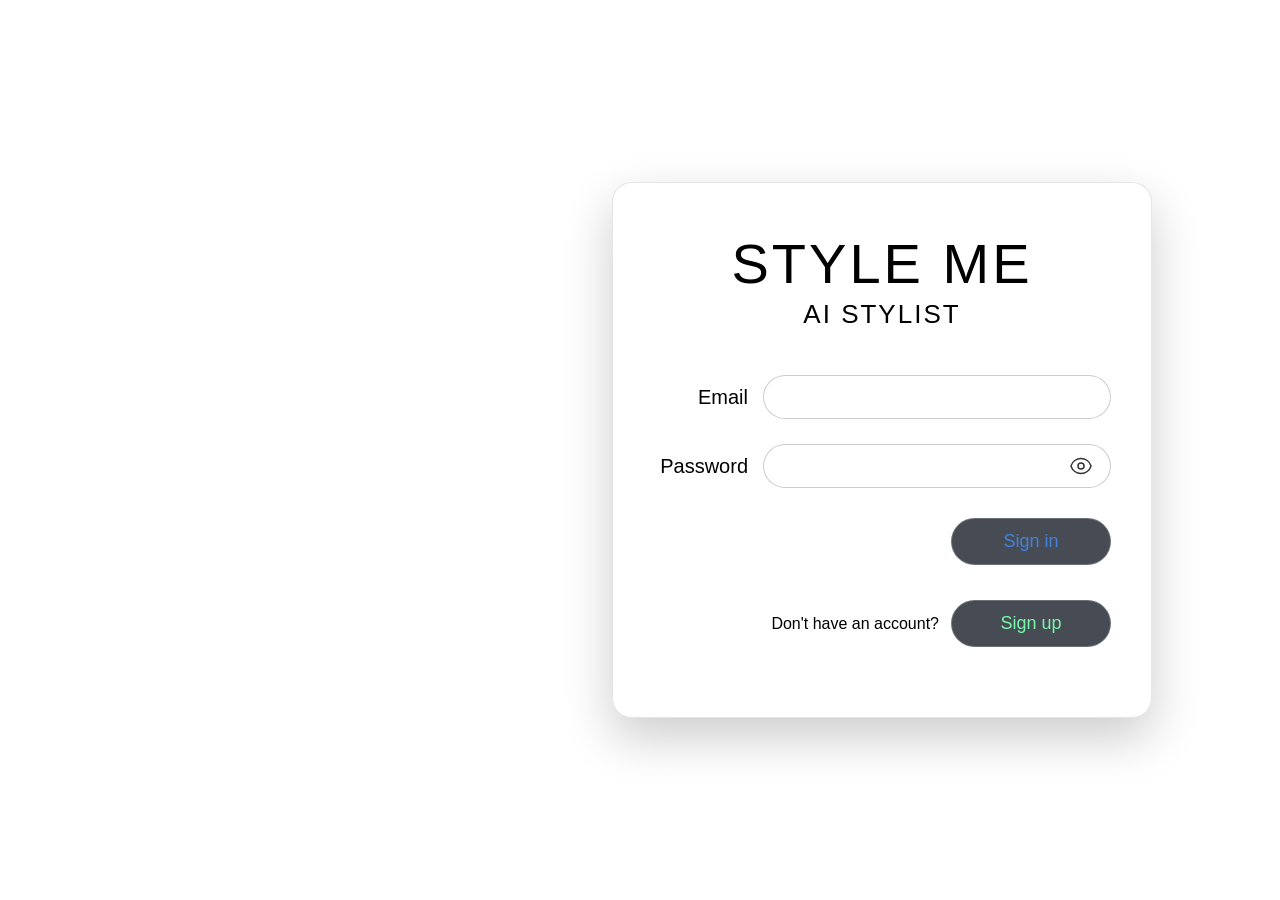
<file: index.html>
<!DOCTYPE html>
<html lang="en">
<head>
    <meta charset="UTF-8">
    <meta name="viewport" content="width=device-width, initial-scale=1.0">
    <title>Style Me - AI Stylist</title>
    <link rel="stylesheet" href="css/styles.css">
    <script src="js/config.js"></script>
</head>
<body>

    <div class="auth-wrapper">
        
        <!-- Right Image Frame -->
        <div class="hero-side">
            <h2>STYLE ME</h2>
            <p>AI STYLIST</p>
        </div>

        <!-- Mobile/Left Frame -->
        <div class="form-side">
            <div class="header-section">
                <h1>STYLE ME</h1>
                <p>AI STYLIST</p>
            </div>

            <form id="authForm" novalidate onsubmit="event.preventDefault(); handleAuth('signin');">
                <div class="form-group">
                    <label for="email">Email</label>
                    <div class="email-wrapper">
                        <input type="email" id="email" required>
                    </div>
                </div>

                <div class="form-group">
                    <label for="password">Password</label>
                    <div class="password-wrapper">
                        <input type="password" id="password" required>
                        <span class="toggle-password" id="eyeIcon">
                            <svg id="eyeSvg" xmlns="http://www.w3.org/2000/svg" fill="none" viewBox="0 0 24 24" stroke-width="1.5" stroke="currentColor">
                                <path stroke-linecap="round" stroke-linejoin="round" d="M2.036 12.322a1.012 1.012 0 0 1 0-.639C3.423 7.51 7.36 4.5 12 4.5c4.638 0 8.573 3.007 9.963 7.178.07.207.07.431 0 .639C20.577 16.49 16.64 19.5 12 19.5c-4.638 0-8.573-3.007-9.963-7.178Z" />
                                <path stroke-linecap="round" stroke-linejoin="round" d="M15 12a3 3 0 1 1-6 0 3 3 0 0 1 6 0Z" />
                            </svg>
                        </span>
                    </div>
                </div>

                <button type="submit" class="btn-signin">Sign in</button>
            </form>


            <div class="signup-text">
                Don't have an account? <button type="button" class="btn-signup" onclick="window.location.href='signup.html'">Sign up</button>
            </div>

            
            <div id="responseMessage" class="message"></div>
        </div>

    </div>

    <script>
        const eyeIcon = document.getElementById('eyeIcon');
        const eyeSvg = document.getElementById('eyeSvg');
        const passwordInput = document.getElementById('password');

        const openEyePath = `
            <path stroke-linecap="round" stroke-linejoin="round" d="M2.036 12.322a1.012 1.012 0 0 1 0-.639C3.423 7.51 7.36 4.5 12 4.5c4.638 0 8.573 3.007 9.963 7.178.07.207.07.431 0 .639C20.577 16.49 16.64 19.5 12 19.5c-4.638 0-8.573-3.007-9.963-7.178Z" />
            <path stroke-linecap="round" stroke-linejoin="round" d="M15 12a3 3 0 1 1-6 0 3 3 0 0 1 6 0Z" />
        `;

        const closedEyePath = `
            <path stroke-linecap="round" stroke-linejoin="round" d="M3.98 8.223A10.477 10.477 0 0 0 1.934 12c1.391 4.178 5.328 7.178 9.966 7.178 1.488 0 2.89-.304 4.161-.854M17.067 17.067A10.436 10.436 0 0 1 12 19.5c-4.638 0-8.573-3.007-9.963-7.178a1.012 1.012 0 0 1 0-.639 10.42 10.42 0 0 1 2.283-3.402M12 9.75A2.25 2.25 0 0 0 9.75 12m0 0a2.25 2.25 0 0 0 2.25 2.25m-2.25-2.25L3 3m3.06 3.06l1.83 1.83M12 4.5c4.638 0 8.573 3.007 9.963 7.178.07.207.07.431 0 .639a10.575 10.575 0 0 1-2.283 3.402m0 0l-2.036-2.036M15 12a3 3 0 1 1-6 0 3 3 0 0 1 6 0Z" />
        `;

        eyeIcon.addEventListener('click', () => {
            const isPassword = passwordInput.getAttribute('type') === 'password';
            passwordInput.setAttribute('type', isPassword ? 'text' : 'password');
            
            eyeSvg.innerHTML = isPassword ? closedEyePath : openEyePath;
        });


        async function handleAuth(action) {
            const email = document.getElementById('email').value;
            const password = document.getElementById('password').value;
            const msgDiv = document.getElementById('responseMessage');

            if(!email || !password) {
                msgDiv.style.color = '#e03131';
                msgDiv.innerText = "Please fill in email and password.";
                return;
            }

            const endpoint = action === 'signin' ? '/api/login' : '/api/register';
            
            try {
                const response = await fetch(`${API_BASE}${endpoint}`, {
                    method: 'POST',
                    headers: { 'Content-Type': 'application/json' },
                    body: JSON.stringify({ email: email, password: password })
                });
                
                const data = await response.json();
                
                if (response.ok) {
                    msgDiv.style.color = action === 'signin' ? '#4382dc' : '#79f7aa';
                    msgDiv.innerText = data.message;
                    if(action === 'signin') {
                        localStorage.setItem("user_token", data.token);
                        setTimeout(() => window.location.href = "dashboard.html", 1500);
                    }
                } else {
                    msgDiv.style.color = '#e03131';
                    msgDiv.innerText = typeof data.detail === 'string'
                        ? data.detail
                        : "Please enter a valid email and password.";
                }
            } catch (error) {
                msgDiv.style.color = '#e03131';
                msgDiv.innerText = "Connection to backend failed.";
            }
        }
    </script>
</body>
</html>
</file>
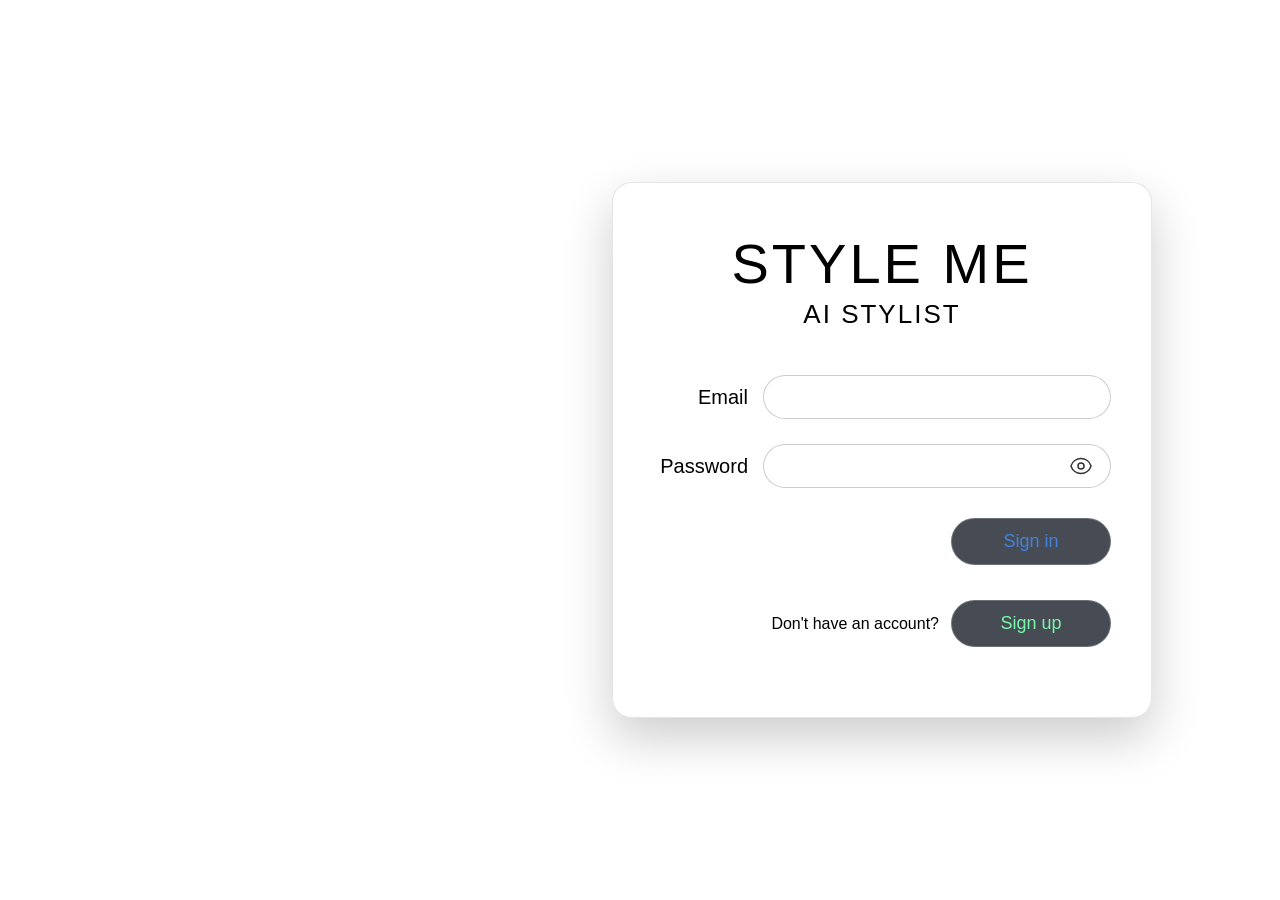
<file: add-item.html>
<!DOCTYPE html>
<html lang="en">
<head>
    <meta charset="UTF-8">
    <meta name="viewport" content="width=device-width, initial-scale=1.0">
    <title>Add To My Wardrobe - Style Me</title>
    <link rel="stylesheet" href="css/dashboard.css">
    <link rel="stylesheet" href="css/wardrobe.css">
    <link rel="stylesheet" href="css/add-item.css">
    <script>
        if (!localStorage.getItem('user_token')) window.location.replace('index.html');
    </script>
</head>
<body>

    <div class="backdrop" id="backdrop"></div>

    <main class="dashboard wardrobe-layout">

        <header class="header">
            <button class="menu-btn" id="menuBtn" aria-expanded="false" aria-controls="menu">
                Add To My Wardrobe
                <svg viewBox="0 0 24 24" aria-hidden="true"><path d="M5 9l7 7 7-7"/></svg>
            </button>

            <nav class="menu" id="menu" aria-label="Main menu">
                <a href="wardrobe.html">My Wardrobe</a>
                <a href="dashboard.html">Dashboard</a>
                <a href="weather-outfit.html">Generate Weather Based Outfit</a>
                <a href="generate-outfit.html">Generate Outfit</a>
                <a href="style-me.html">Style Me</a>
                <a href="saved-outfits.html">Saved Outfits</a>
                <button class="menu-close" id="menuClose" aria-label="Close menu">
                    <svg viewBox="0 0 24 24" aria-hidden="true"><path d="M5 15l7-7 7 7"/></svg>
                </button>
            </nav>

            <a class="settings-btn" href="settings.html" aria-label="Settings">&#9881;&#xFE0E;</a>
        </header>

        <div class="wardrobe-body add-body">
            <section class="grid add-grid" id="grid" aria-label="Your clothing items"></section>

            <div class="add-side">
            <section class="add-picker" id="picker">
                <p class="add-hint">Add a photo of one clothing item, on its own, against a plain background if possible.</p>
                <button type="button" class="btn btn-add-photo" id="takePhotoBtn">Take Photo</button>
                <button type="button" class="btn btn-add-photo" id="galleryBtn">Choose from Gallery</button>

                <!-- capture="environment" hints at the back camera on phones/tablets; desktop browsers
                     just open the normal file picker, since they have no camera capture support. -->
                <input type="file" accept="image/*" capture="environment" id="cameraInput" hidden>
                <input type="file" accept="image/*" id="galleryInput" hidden>
            </section>

            <!-- Hidden until a photo is chosen. To pick a different photo, use the buttons above again. -->
            <section class="add-preview" id="previewSection" hidden>
                <img id="previewImg" alt="Selected clothing photo">
                <button type="button" class="btn btn-save" id="uploadBtn">Use this photo</button>
            </section>

            <p class="add-status" id="statusMsg" role="status"></p>
            </div>
        </div>

    </main>

    <!-- Camera view for computers with a webcam -->
    <div class="cam-overlay" id="camOverlay" hidden>
        <video id="camVideo" autoplay playsinline muted></video>
        <div class="cam-actions">
            <button type="button" class="btn" id="camCancel">Cancel</button>
            <button type="button" class="btn btn-save" id="camSnap">Capture</button>
        </div>
    </div>

    <script src="js/config.js"></script>
    <script src="js/menu.js"></script>
    <script>
        const previewSection = document.getElementById('previewSection');
        const previewImg = document.getElementById('previewImg');
        const statusMsg = document.getElementById('statusMsg');
        const uploadBtn = document.getElementById('uploadBtn');

        let chosenFile = null;

        function showPreview(file) {
            if (!file) return;
            if (!file.type.startsWith('image/')) { statusMsg.className = 'add-status error'; statusMsg.textContent = 'Please choose an image file.'; return; }

            chosenFile = file;
            previewImg.src = URL.createObjectURL(file);
            previewSection.hidden = false;
            uploadBtn.disabled = false;
            statusMsg.className = 'add-status';
            statusMsg.textContent = '';
        }

        // ----- Camera -----
        const camOverlay = document.getElementById('camOverlay');
        const camVideo = document.getElementById('camVideo');
        let camStream = null;

        // Phones and tablets: the built-in camera app (via the file input).
        // Computers: show the webcam in the page.
        const isTouchDevice = window.matchMedia('(pointer: coarse)').matches;

        function stopCamera() {
            if (camStream) camStream.getTracks().forEach(t => t.stop());
            camStream = null;
            camVideo.srcObject = null;
            camOverlay.hidden = true;
        }

        async function openCamera() {
            if (isTouchDevice || !navigator.mediaDevices || !navigator.mediaDevices.getUserMedia) {
                document.getElementById('cameraInput').click();
                return;
            }
            try {
                camStream = await navigator.mediaDevices.getUserMedia({ video: { facingMode: 'environment' }, audio: false });
                camVideo.srcObject = camStream;
                camOverlay.hidden = false;
            } catch (err) {
                statusMsg.className = 'add-status error';
                statusMsg.textContent = "Couldn't open the camera. Allow camera access in your browser, or use Choose from Gallery.";
            }
        }

        document.getElementById('camSnap').addEventListener('click', () => {
            if (!camVideo.videoWidth) return; // camera not ready yet
            const canvas = document.createElement('canvas');
            canvas.width = camVideo.videoWidth;
            canvas.height = camVideo.videoHeight;
            canvas.getContext('2d').drawImage(camVideo, 0, 0);
            canvas.toBlob((blob) => {
                stopCamera();
                if (blob) showPreview(new File([blob], 'camera-photo.jpg', { type: 'image/jpeg' }));
            }, 'image/jpeg', 0.92);
        });
        document.getElementById('camCancel').addEventListener('click', stopCamera);
        document.addEventListener('keydown', (e) => { if (e.key === 'Escape' && !camOverlay.hidden) stopCamera(); });

        document.getElementById('takePhotoBtn').addEventListener('click', openCamera);
        document.getElementById('galleryBtn').addEventListener('click', () => document.getElementById('galleryInput').click());
        // The value is cleared afterwards so choosing the same photo again still counts as a change.
        for (const id of ['cameraInput', 'galleryInput']) {
            const input = document.getElementById(id);
            input.addEventListener('change', () => { showPreview(input.files[0]); input.value = ''; });
        }

        // ----- Your wardrobe, shown on the left on desktop. Click an item to edit it. -----
        (async () => {
            const grid = document.getElementById('grid');
            try {
                const res = await fetch(`${API_BASE}/api/wardrobe`, { headers: authHeader() });
                if (!res.ok) return;
                for (const item of await res.json()) {
                    const cell = document.createElement('a');
                    cell.className = 'item';
                    cell.href = `edit-item.html?id=${item.id}`;
                    cell.setAttribute('aria-label', item.category.replace(/_/g, ' '));
                    const img = document.createElement('img');
                    img.src = photoUrl(item.image_url);
                    img.alt = '';
                    cell.appendChild(img);
                    grid.appendChild(cell);
                }
            } catch (err) { /* the grid is just a bonus, ignore errors */ }
        })();

        uploadBtn.addEventListener('click', async () => {
            if (!chosenFile) return;
            uploadBtn.disabled = true;
            statusMsg.className = 'add-status';
            statusMsg.textContent = 'Uploading and identifying the item...';

            const formData = new FormData();
            formData.append('file', chosenFile);

            try {
                const res = await fetch(`${API_BASE}/api/wardrobe`, { method: 'POST', headers: authHeader(), body: formData });
                const data = await res.json();
                if (res.ok) {
                    window.location.href = `edit-item.html?id=${data.id}&new=1`;
                } else if (res.status === 401) {
                    window.location.replace('index.html');
                } else {
                    statusMsg.className = 'add-status error';
                    statusMsg.textContent = typeof data.detail === 'string' ? data.detail : 'Could not add this item.';
                    uploadBtn.disabled = false;
                }
            } catch (err) {
                statusMsg.className = 'add-status error';
                statusMsg.textContent = 'Connection to backend failed.';
                uploadBtn.disabled = false;
            }
        });
    </script>
</body>
</html>
</file>
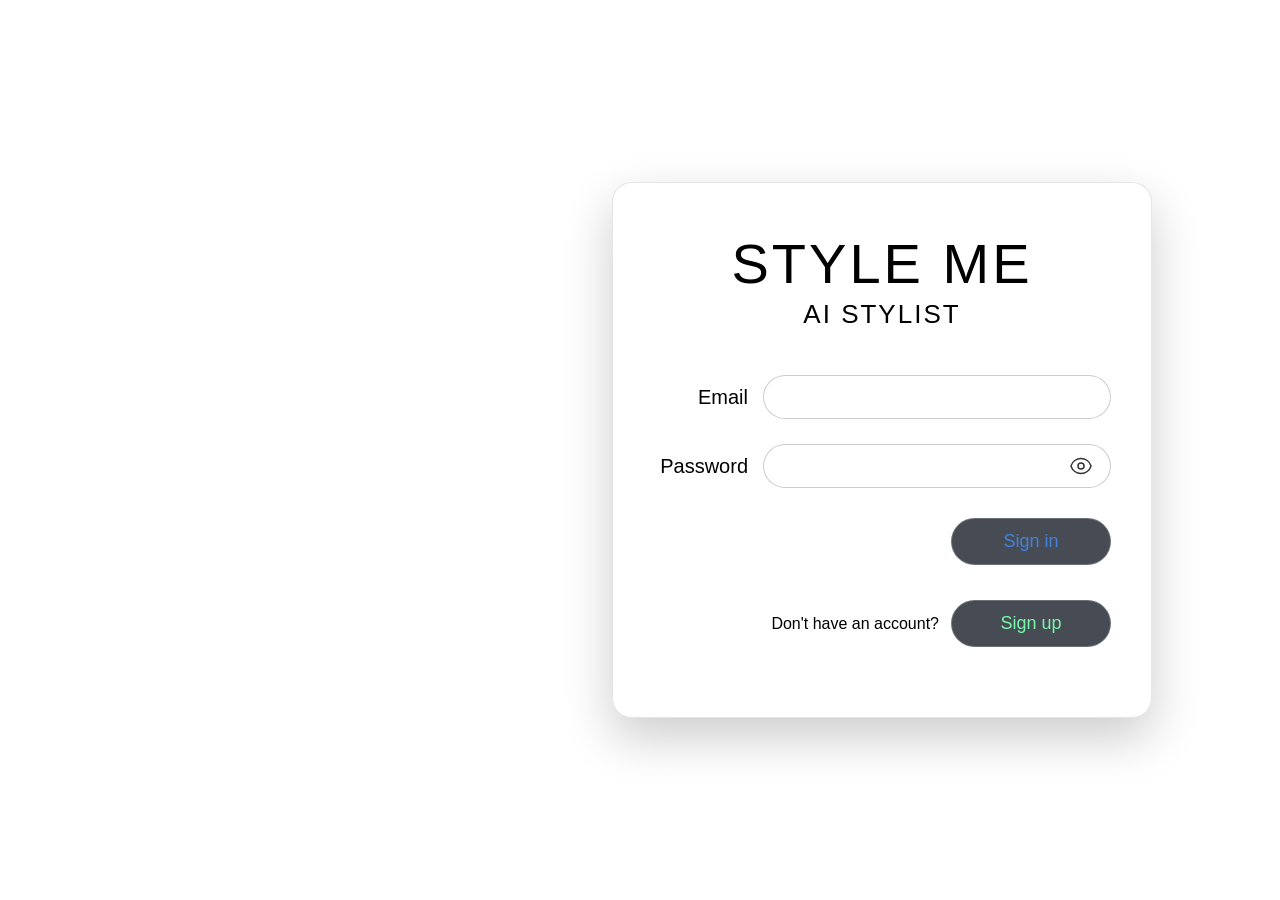
<file: dashboard.html>
<!DOCTYPE html>
<html lang="en">
<head>
    <meta charset="UTF-8">
    <meta name="viewport" content="width=device-width, initial-scale=1.0">
    <title>Dashboard - Style Me</title>
    <link rel="stylesheet" href="css/dashboard.css">
    <link rel="stylesheet" href="css/outfit-view.css">
    <script>
        // Not logged in? Go back to the login page straight away.
        if (!localStorage.getItem('user_token')) window.location.replace('index.html');
    </script>
</head>
<body>

    <div class="backdrop" id="backdrop"></div>

    <main class="dashboard">

        <header class="header">
            <button class="menu-btn" id="menuBtn" aria-expanded="false" aria-controls="menu">
                Dashboard
                <svg viewBox="0 0 24 24" aria-hidden="true"><path d="M5 9l7 7 7-7"/></svg>
            </button>

            <nav class="menu" id="menu" aria-label="Main menu">
                <a href="dashboard.html" class="current" aria-current="page">Dashboard</a>
                <a href="wardrobe.html">My Wardrobe</a>
                <a href="weather-outfit.html">Generate Weather Based Outfit</a>
                <a href="generate-outfit.html">Generate Outfit</a>
                <a href="style-me.html">Style Me</a>
                <a href="saved-outfits.html">Saved Outfits</a>
                <button class="menu-close" id="menuClose" aria-label="Close menu">
                    <svg viewBox="0 0 24 24" aria-hidden="true"><path d="M5 15l7-7 7 7"/></svg>
                </button>
            </nav>

            <a class="settings-btn" href="settings.html" aria-label="Settings">&#9881;&#xFE0E;</a>
        </header>

        <section class="tiles">
            <a class="tile" href="wardrobe.html">
                <img class="tile-icon" src="assets/wardrobe.png" alt="" aria-hidden="true">
                My Wardrobe
            </a>

            <a class="tile tile-weather" id="wxTile" href="weather-outfit.html" data-theme="cloud">
                <span class="tile-icon" id="wxIcon" aria-hidden="true">&#9729;&#65039;</span>
                <span class="wx-temp" id="wxTemp">--</span>
                <span>Generate weather based outfit<span class="wx-desc" id="wxDesc">Getting weather...</span></span>
            </a>

            <a class="tile" href="generate-outfit.html">
                <img class="tile-icon" src="assets/generate-outfit.png" alt="" aria-hidden="true">
                Generate Outfit
            </a>

            <a class="tile" href="style-me.html">
                <img class="tile-icon" src="assets/style-me.png" alt="" aria-hidden="true">
                Style Me
            </a>
        </section>

        <section class="carousel" aria-label="Saved outfits">
            <div class="stage">
                <div class="stack" id="stack"></div>
                <a class="stack-caption" href="saved-outfits.html">Saved Outfits</a>
            </div>
            <div class="dots" id="dots"></div>
        </section>

    </main>

    <div class="viewer" id="viewer" role="dialog" aria-modal="true" aria-label="Outfit preview" hidden>
        <button class="viewer-close" id="viewerClose" aria-label="Close">&times;</button>
        <div class="outfit-stage" id="viewerStage"></div>
    </div>

    <script src="js/config.js"></script>
    <script src="js/outfit-view.js"></script>
    <script src="js/common.js"></script>
    <script src="js/weather.js"></script>
</body>
</html>
</file>
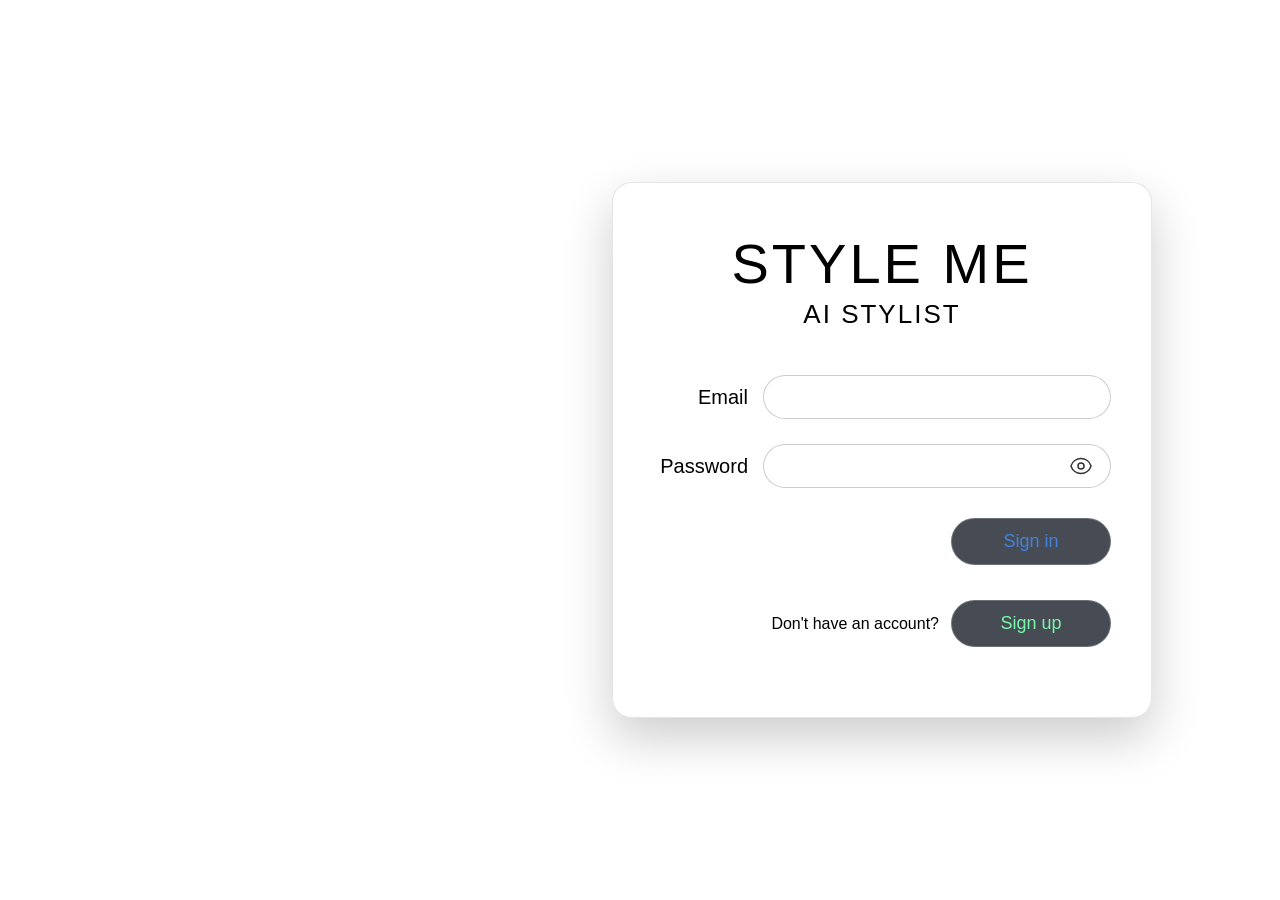
<file: edit-item.html>
<!DOCTYPE html>
<html lang="en">
<head>
    <meta charset="UTF-8">
    <meta name="viewport" content="width=device-width, initial-scale=1.0">
    <title>Edit My Wardrobe - Style Me</title>
    <link rel="stylesheet" href="css/dashboard.css">
    <link rel="stylesheet" href="css/wardrobe.css">
    <link rel="stylesheet" href="css/edit-item.css">
    <script>
        if (!localStorage.getItem('user_token')) window.location.replace('index.html');
    </script>
</head>
<body>

    <div class="backdrop" id="backdrop"></div>

    <main class="dashboard wardrobe-layout">

        <header class="header">
            <button class="menu-btn" id="menuBtn" aria-expanded="false" aria-controls="menu">
                Edit My Wardrobe
                <svg viewBox="0 0 24 24" aria-hidden="true"><path d="M5 9l7 7 7-7"/></svg>
            </button>

            <nav class="menu" id="menu" aria-label="Main menu">
                <a href="wardrobe.html">My Wardrobe</a>
                <a href="dashboard.html">Dashboard</a>
                <a href="weather-outfit.html">Generate Weather Based Outfit</a>
                <a href="generate-outfit.html">Generate Outfit</a>
                <a href="style-me.html">Style Me</a>
                <a href="saved-outfits.html">Saved Outfits</a>
                <button class="menu-close" id="menuClose" aria-label="Close menu">
                    <svg viewBox="0 0 24 24" aria-hidden="true"><path d="M5 15l7-7 7 7"/></svg>
                </button>
            </nav>

            <a class="settings-btn" href="settings.html" aria-label="Settings">&#9881;&#xFE0E;</a>
        </header>

        <div class="wardrobe-body edit-body">
            <p class="add-status" id="aiNotice" hidden>The AI has categorised this item. Check them and edit anything it got wrong.</p>

            <img class="edit-photo" id="editImg" alt="Clothing item">

            <form id="editForm" novalidate>
                <div class="edit-row"><label for="category">Category</label><select class="pill" id="category"></select></div>
                <div class="edit-row"><label for="colour">Colour</label><select class="pill" id="colour"></select></div>
                <div class="edit-row"><label for="season">Season</label><select class="pill" id="season"></select></div>
                <div class="edit-row"><label for="occasion">Occasion</label><select class="pill" id="occasion"></select></div>
                <div class="edit-row"><label for="pattern">Pattern</label><select class="pill" id="pattern"></select></div>

                <p class="msg" id="editMsg" role="status"></p>

                <div class="edit-actions">
                    <button type="submit" class="btn btn-save">Save</button>
                    <button type="button" class="btn btn-danger" id="deleteItemBtn">Delete</button>
                </div>
            </form>
        </div>

    </main>

    <script src="js/config.js"></script>
    <script src="js/menu.js"></script>
    <script src="js/wardrobe-data.js"></script>
    <script>
        const params = new URLSearchParams(window.location.search);
        const itemId = params.get('id');
        const isNew = params.get('new') === '1';

        const editImg = document.getElementById('editImg');
        const editMsg = document.getElementById('editMsg');
        const categorySel = document.getElementById('category');
        const colourSel = document.getElementById('colour');
        const seasonSel = document.getElementById('season');
        const patternSel = document.getElementById('pattern');
        const occasionSel = document.getElementById('occasion');

        if (!itemId) window.location.replace('wardrobe.html');
        document.getElementById('aiNotice').hidden = !isNew;

        fillSelect(categorySel, CATEGORY_OPTIONS);
        fillSelect(colourSel, COLOUR_OPTIONS);
        fillSelect(seasonSel, SEASON_OPTIONS);
        fillSelect(patternSel, PATTERN_OPTIONS);
        fillSelect(occasionSel, ITEM_OCCASION_OPTIONS);

        async function loadItem() {
            try {
                const res = await fetch(`${API_BASE}/api/wardrobe/${itemId}`, { headers: authHeader() });
                if (res.status === 401) return;
                if (res.status === 404) { window.location.replace('wardrobe.html'); return; }
                const item = await res.json();
                editImg.src = photoUrl(item.image_url);
                fillSelect(categorySel, CATEGORY_OPTIONS, item.category);
                fillSelect(colourSel, COLOUR_OPTIONS, item.colour);
                fillSelect(seasonSel, SEASON_OPTIONS, item.season);
                fillSelect(patternSel, PATTERN_OPTIONS, item.pattern);
                fillSelect(occasionSel, ITEM_OCCASION_OPTIONS, item.occasion);
            } catch (err) {
                editMsg.className = 'msg error';
                editMsg.textContent = 'Could not load this item. Is the backend running?';
            }
        }
        loadItem();

        document.getElementById('editForm').addEventListener('submit', async (e) => {
            e.preventDefault();
            try {
                const res = await fetch(`${API_BASE}/api/wardrobe/${itemId}`, {
                    method: 'PUT',
                    headers: { 'Content-Type': 'application/json', ...authHeader() },
                    body: JSON.stringify({ category: categorySel.value, colour: colourSel.value, season: seasonSel.value, pattern: patternSel.value, occasion: occasionSel.value })
                });
                const data = await res.json();
                if (res.ok) { window.location.href = 'wardrobe.html'; }
                else { editMsg.className = 'msg error'; editMsg.textContent = typeof data.detail === 'string' ? data.detail : 'Could not save changes.'; }
            } catch (err) {
                editMsg.className = 'msg error'; editMsg.textContent = 'Connection to backend failed.';
            }
        });

        document.getElementById('deleteItemBtn').addEventListener('click', async () => {
            if (!confirm("Delete this item? This can't be undone.")) return;
            try {
                const res = await fetch(`${API_BASE}/api/wardrobe/${itemId}`, { method: 'DELETE', headers: authHeader() });
                if (res.ok) window.location.href = 'wardrobe.html';
                else { const data = await res.json(); editMsg.className = 'msg error'; editMsg.textContent = typeof data.detail === 'string' ? data.detail : 'Could not delete this item.'; }
            } catch (err) {
                editMsg.className = 'msg error'; editMsg.textContent = 'Connection to backend failed.';
            }
        });
    </script>
</body>
</html>
</file>
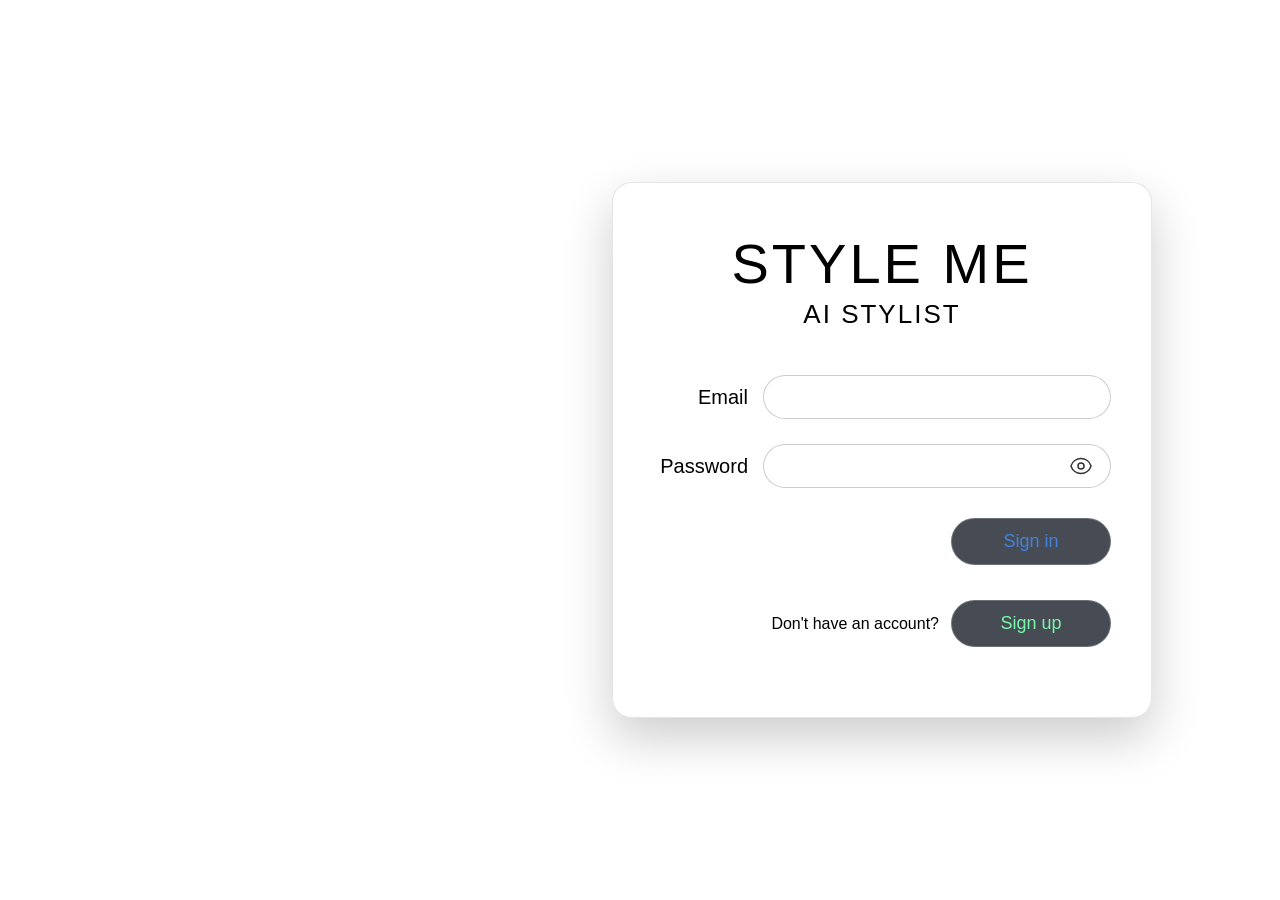
<file: generate-outfit.html>
<!DOCTYPE html>
<html lang="en">
<head>
    <meta charset="UTF-8">
    <meta name="viewport" content="width=device-width, initial-scale=1.0">
    <title>Generate Outfit - Style Me</title>
    <link rel="stylesheet" href="css/dashboard.css">
    <link rel="stylesheet" href="css/wardrobe.css">
    <link rel="stylesheet" href="css/outfit-view.css">
    <link rel="stylesheet" href="css/weather-outfit.css">
    <link rel="stylesheet" href="css/generate-outfit.css">
    <script>
        if (!localStorage.getItem('user_token')) window.location.replace('index.html');
    </script>
</head>
<body>

    <div class="backdrop" id="backdrop"></div>

    <main class="dashboard wardrobe-layout">

        <header class="header">
            <button class="menu-btn" id="menuBtn" aria-expanded="false" aria-controls="menu">
                Generate Outfit
                <svg viewBox="0 0 24 24" aria-hidden="true"><path d="M5 9l7 7 7-7"/></svg>
            </button>

            <nav class="menu" id="menu" aria-label="Main menu">
                <a href="generate-outfit.html" class="current" aria-current="page">Generate Outfit</a>
                <a href="dashboard.html">Dashboard</a>
                <a href="wardrobe.html">My Wardrobe</a>
                <a href="weather-outfit.html">Generate Weather Based Outfit</a>
                <a href="style-me.html">Style Me</a>
                <a href="saved-outfits.html">Saved Outfits</a>
                <button class="menu-close" id="menuClose" aria-label="Close menu">
                    <svg viewBox="0 0 24 24" aria-hidden="true"><path d="M5 15l7-7 7 7"/></svg>
                </button>
            </nav>

            <a class="settings-btn" href="settings.html" aria-label="Settings">&#9881;&#xFE0E;</a>
        </header>

        <div class="wardrobe-body">
            <div class="wo">
                <section class="go-filters" aria-label="Outfit choices">
                    <div class="go-row"><label for="occasion">Occasion</label><select class="pill" id="occasion"></select></div>
                    <div class="go-row"><label for="colour">Colour</label><select class="pill" id="colour"></select></div>
                    <div class="go-row"><label for="season">Season</label><select class="pill" id="season"></select></div>
                    <div class="go-row"><label for="pattern">Pattern</label><select class="pill" id="pattern"></select></div>
                </section>

                <section class="wo-actions">
                    <button type="button" class="pill-btn pill-gen" id="genBtn">Re/generate</button>
                    <button type="button" class="pill-btn pill-save" id="saveBtn" disabled>Save Outfit</button>
                </section>

                <p class="wo-status" id="status" role="status"></p>

                <section class="outfit-stage empty" id="stage" aria-label="Your outfit">
                    <p>Pick your options, then press Re/generate.</p>
                </section>
            </div>
        </div>

    </main>

    <script src="js/config.js"></script>
    <script src="js/menu.js"></script>
    <script src="js/wardrobe-data.js"></script>
    <script src="js/outfit-view.js"></script>
    <script>
        const stage = document.getElementById('stage');
        const genBtn = document.getElementById('genBtn');
        const saveBtn = document.getElementById('saveBtn');
        const statusEl = document.getElementById('status');
        const occasionSel = document.getElementById('occasion');
        const colourSel = document.getElementById('colour');
        const seasonSel = document.getElementById('season');
        const patternSel = document.getElementById('pattern');

    
        const ANY = ['', 'Any'];
        const OCCASION_OPTIONS = [['casual', 'Casual'], ['smart', 'Smart'], ['formal', 'Formal'], ['sporty', 'Sporty']];
        fillSelect(occasionSel, OCCASION_OPTIONS, 'casual');
        fillSelect(colourSel, [ANY, ...COLOUR_OPTIONS], '');
        fillSelect(seasonSel, [ANY, ...SEASON_OPTIONS], '');
        fillSelect(patternSel, [ANY, ...PATTERN_OPTIONS], '');

        let current = [];     
        let busy = false;

        function setStatus(text, isError) {
            statusEl.textContent = text || '';
            statusEl.className = 'wo-status' + (isError ? ' error' : '');
        }

        function label(select) { return select.options[select.selectedIndex].textContent; }

        // A short description saved with the outfit, e.g. "Casual, Black, Floral"
        function wishesText() {
            return [occasionSel, colourSel, seasonSel, patternSel]
                .filter(s => s.value).map(label).join(', ');
        }

        async function generate() {
            if (busy) return;
            busy = true;
            genBtn.disabled = true;
            saveBtn.disabled = true;
            setStatus('Choosing an outfit...');

            try {
                const res = await fetch(`${API_BASE}/api/outfits/generate`, {
                    method: 'POST',
                    headers: { 'Content-Type': 'application/json', ...authHeader() },
                    body: JSON.stringify({
                        occasion: occasionSel.value || null,
                        colour: colourSel.value || null,
                        season: seasonSel.value || null,
                        pattern: patternSel.value || null,
                        previous_item_ids: current.map(i => i.id)
                    })
                });
                const data = await res.json();

                if (res.ok) {
                    current = data.items;
                    renderOutfit(stage, current);
                    saveBtn.textContent = 'Save Outfit';
                    saveBtn.disabled = false;

                    const notes = [];
                    const names = { colour: colourSel, pattern: patternSel, season: seasonSel };
                    const unmet = (data.unmatched || []).map(k => label(names[k]).toLowerCase());
                    if (unmet.length) notes.push(`Couldn't include a ${unmet.join(' or ')} item, so this is the closest match.`);
                    if (data.missing.includes('shoes')) notes.push('Tip: add shoes to your wardrobe to complete your outfits.');
                    setStatus(notes.join(' '));
                } else if (res.status === 401) {
                    window.location.replace('index.html');
                } else {
                    current = [];
                    showStageMessage(stage, typeof data.detail === 'string' ? data.detail : 'Could not create an outfit.');
                    setStatus('');
                }
            } catch (err) {
                setStatus('Connection to backend failed.', true);
            } finally {
                busy = false;
                genBtn.disabled = false;
            }
        }

        async function save() {
            if (!current.length) return;
            saveBtn.disabled = true;
            try {
                const res = await fetch(`${API_BASE}/api/outfits`, {
                    method: 'POST',
                    headers: { 'Content-Type': 'application/json', ...authHeader() },
                    body: JSON.stringify({ item_ids: current.map(i => i.id), prompt: wishesText() || null })
                });
                const data = await res.json();
                if (res.ok) {
                    saveBtn.textContent = 'Saved ✓';
                    setStatus(data.message);
                } else {
                    saveBtn.disabled = false;
                    setStatus(typeof data.detail === 'string' ? data.detail : 'Could not save this outfit.', true);
                }
            } catch (err) {
                saveBtn.disabled = false;
                setStatus('Connection to backend failed.', true);
            }
        }

        genBtn.addEventListener('click', generate);
        saveBtn.addEventListener('click', save);
    </script>
</body>
</html>
</file>
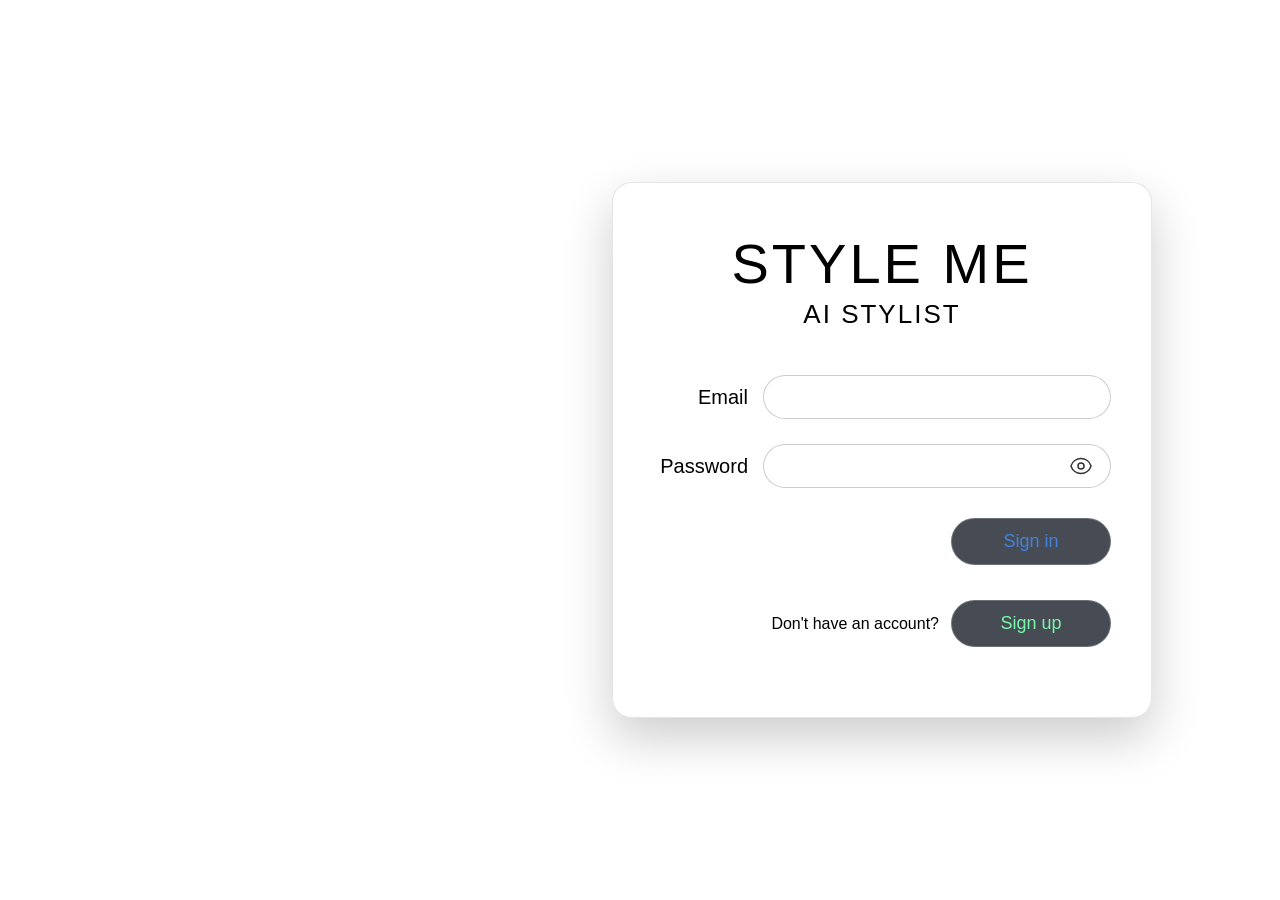
<file: saved-outfits.html>
<!DOCTYPE html>
<html lang="en">
<head>
    <meta charset="UTF-8">
    <meta name="viewport" content="width=device-width, initial-scale=1.0">
    <title>Saved Outfits - Style Me</title>
    <link rel="stylesheet" href="css/dashboard.css">
    <link rel="stylesheet" href="css/wardrobe.css">
    <link rel="stylesheet" href="css/outfit-view.css">
    <link rel="stylesheet" href="css/saved-outfits.css">
    <script>
        if (!localStorage.getItem('user_token')) window.location.replace('index.html');
    </script>
</head>
<body>

    <div class="backdrop" id="backdrop"></div>

    <main class="dashboard wardrobe-layout">

        <header class="header">
            <button class="menu-btn" id="menuBtn" aria-expanded="false" aria-controls="menu">
                Saved Outfits
                <svg viewBox="0 0 24 24" aria-hidden="true"><path d="M5 9l7 7 7-7"/></svg>
            </button>

            <nav class="menu" id="menu" aria-label="Main menu">
                <a href="saved-outfits.html" class="current" aria-current="page">Saved Outfits</a>
                <a href="dashboard.html">Dashboard</a>
                <a href="wardrobe.html">My Wardrobe</a>
                <a href="weather-outfit.html">Generate Weather Based Outfit</a>
                <a href="generate-outfit.html">Generate Outfit</a>
                <a href="style-me.html">Style Me</a>
                <button class="menu-close" id="menuClose" aria-label="Close menu">
                    <svg viewBox="0 0 24 24" aria-hidden="true"><path d="M5 15l7-7 7 7"/></svg>
                </button>
            </nav>

            <a class="settings-btn" href="settings.html" aria-label="Settings">&#9881;&#xFE0E;</a>
        </header>

        <div class="wardrobe-body">
            <div class="so">
                <div class="sort-wrap">
                    <button type="button" class="sort-btn" id="sortBtn" aria-haspopup="true" aria-expanded="false" aria-controls="sortMenu">
                        Sort By
                        <svg viewBox="0 0 24 24" aria-hidden="true"><path d="M5 9l7 7 7-7"/></svg>
                    </button>
                    <div class="sort-menu" id="sortMenu" hidden>
                        <button type="button" data-sort="newest">Newest first</button>
                        <button type="button" data-sort="oldest">Oldest first</button>
                    </div>
                </div>

                <section class="so-grid" id="grid" aria-label="Your saved outfits"></section>
                <p class="so-empty" id="emptyMsg" hidden>
                    You haven't saved any outfits yet. Try
                    <a href="weather-outfit.html">Generate Weather Based Outfit</a>, then press Save Outfit.
                </p>
            </div>
        </div>

    </main>

    <!-- Enlarged outfit, with the option to delete -->
    <div class="viewer" id="viewer" hidden role="dialog" aria-modal="true" aria-label="Saved outfit">
        <div class="outfit-stage" id="viewerStage"></div>
        <p class="viewer-msg" id="viewerMsg" role="status"></p>
        <div class="viewer-actions" id="viewerActions">
            <button type="button" class="viewer-btn viewer-delete" id="deleteBtn">Delete</button>
            <button type="button" class="viewer-btn" id="closeBtn">Close</button>
        </div>
        <div class="viewer-confirm" id="confirmRow" hidden>
            <span>Delete this outfit?</span>
            <button type="button" class="viewer-btn" id="cancelDeleteBtn">Cancel</button>
            <button type="button" class="viewer-btn viewer-delete" id="yesDeleteBtn">Delete</button>
        </div>
    </div>

    <script src="js/config.js"></script>
    <script src="js/menu.js"></script>
    <script src="js/outfit-view.js"></script>
    <script>
        const grid = document.getElementById('grid');
        const emptyMsg = document.getElementById('emptyMsg');
        const sortBtn = document.getElementById('sortBtn');
        const sortMenu = document.getElementById('sortMenu');
        const viewer = document.getElementById('viewer');
        const viewerStage = document.getElementById('viewerStage');
        const viewerMsg = document.getElementById('viewerMsg');
        const viewerActions = document.getElementById('viewerActions');
        const confirmRow = document.getElementById('confirmRow');
        const closeBtn = document.getElementById('closeBtn');
        const yesDeleteBtn = document.getElementById('yesDeleteBtn');

        let saved = [];          // outfits from the backend
        let sortOrder = 'newest';
        let openOutfit = null;   // the outfit shown enlarged

        try { if (localStorage.getItem('styleme_outfit_sort') === 'oldest') sortOrder = 'oldest'; } catch (e) { /* storage blocked: keep the default */ }

        // ----- Loading and drawing the grid -----
        async function loadOutfits() {
            try {
                const res = await fetch(`${API_BASE}/api/outfits`, { headers: authHeader() });
                if (res.status === 401) return; // menu.js is already handling the redirect
                saved = await res.json();
                renderGrid();
            } catch (err) {
                emptyMsg.textContent = 'Could not load your saved outfits. Is the backend running?';
                emptyMsg.hidden = false;
            }
        }

        function sortedOutfits() {
            const list = [...saved].sort((a, b) => new Date(a.created_at) - new Date(b.created_at));
            return sortOrder === 'newest' ? list.reverse() : list;
        }

        function renderGrid() {
            grid.innerHTML = '';
            emptyMsg.hidden = saved.length > 0;

            sortedOutfits().forEach((outfit, index) => {
                const tile = document.createElement('button');
                tile.type = 'button';
                tile.className = 'so-tile';
                tile.dataset.id = outfit.id;
                tile.setAttribute('aria-label', `Open saved outfit ${index + 1}`);

                const stage = document.createElement('div');
                stage.className = 'outfit-stage';
                renderOutfit(stage, outfit.items);
                tile.appendChild(stage);

                tile.addEventListener('click', () => openViewer(outfit));
                grid.appendChild(tile);
            });

            sortMenu.querySelectorAll('button').forEach(b => b.classList.toggle('on', b.dataset.sort === sortOrder));
        }

        // ----- Sort By -----
        function setSortMenu(open) {
            sortMenu.hidden = !open;
            sortBtn.setAttribute('aria-expanded', String(open));
        }
        sortBtn.addEventListener('click', () => setSortMenu(sortMenu.hidden));
        sortMenu.addEventListener('click', (e) => {
            const choice = e.target.dataset.sort;
            if (!choice) return;
            sortOrder = choice;
            try { localStorage.setItem('styleme_outfit_sort', choice); } catch (err) { /* not important */ }
            setSortMenu(false);
            renderGrid();
        });
        document.addEventListener('click', (e) => { if (!e.target.closest('.sort-wrap')) setSortMenu(false); });

        // ----- Enlarged outfit -----
        function showConfirm(on) {
            confirmRow.hidden = !on;
            viewerActions.hidden = on;
            if (on) document.getElementById('cancelDeleteBtn').focus(); else closeBtn.focus();
        }

        function openViewer(outfit) {
            openOutfit = outfit;
            renderOutfit(viewerStage, outfit.items);
            viewerMsg.textContent = '';
            confirmRow.hidden = true;
            viewerActions.hidden = false;
            viewer.hidden = false;
            document.body.style.overflow = 'hidden';
            closeBtn.focus();
        }

        function closeViewer() {
            const id = openOutfit && openOutfit.id;
            viewer.hidden = true;
            openOutfit = null;
            document.body.style.overflow = '';
            const tile = id && grid.querySelector(`[data-id="${id}"]`);
            if (tile) tile.focus();
        }

        closeBtn.addEventListener('click', closeViewer);
        viewer.addEventListener('click', (e) => { if (e.target === viewer) closeViewer(); });  // tap the dark area to close
        document.getElementById('deleteBtn').addEventListener('click', () => showConfirm(true));
        document.getElementById('cancelDeleteBtn').addEventListener('click', () => showConfirm(false));

        yesDeleteBtn.addEventListener('click', async () => {
            if (!openOutfit) return;
            yesDeleteBtn.disabled = true;
            try {
                const res = await fetch(`${API_BASE}/api/outfits/${openOutfit.id}`, { method: 'DELETE', headers: authHeader() });
                if (res.ok || res.status === 404) {
                    saved = saved.filter(o => o.id !== openOutfit.id);
                    closeViewer();
                    renderGrid();
                } else {
                    viewerMsg.textContent = 'Could not delete this outfit.';
                    showConfirm(false);
                }
            } catch (err) {
                viewerMsg.textContent = 'Connection to backend failed.';
                showConfirm(false);
            } finally {
                yesDeleteBtn.disabled = false;
            }
        });

        document.addEventListener('keydown', (e) => {
            if (e.key !== 'Escape') return;
            if (!viewer.hidden) closeViewer(); else setSortMenu(false);
        });

        loadOutfits();
    </script>
</body>
</html>
</file>
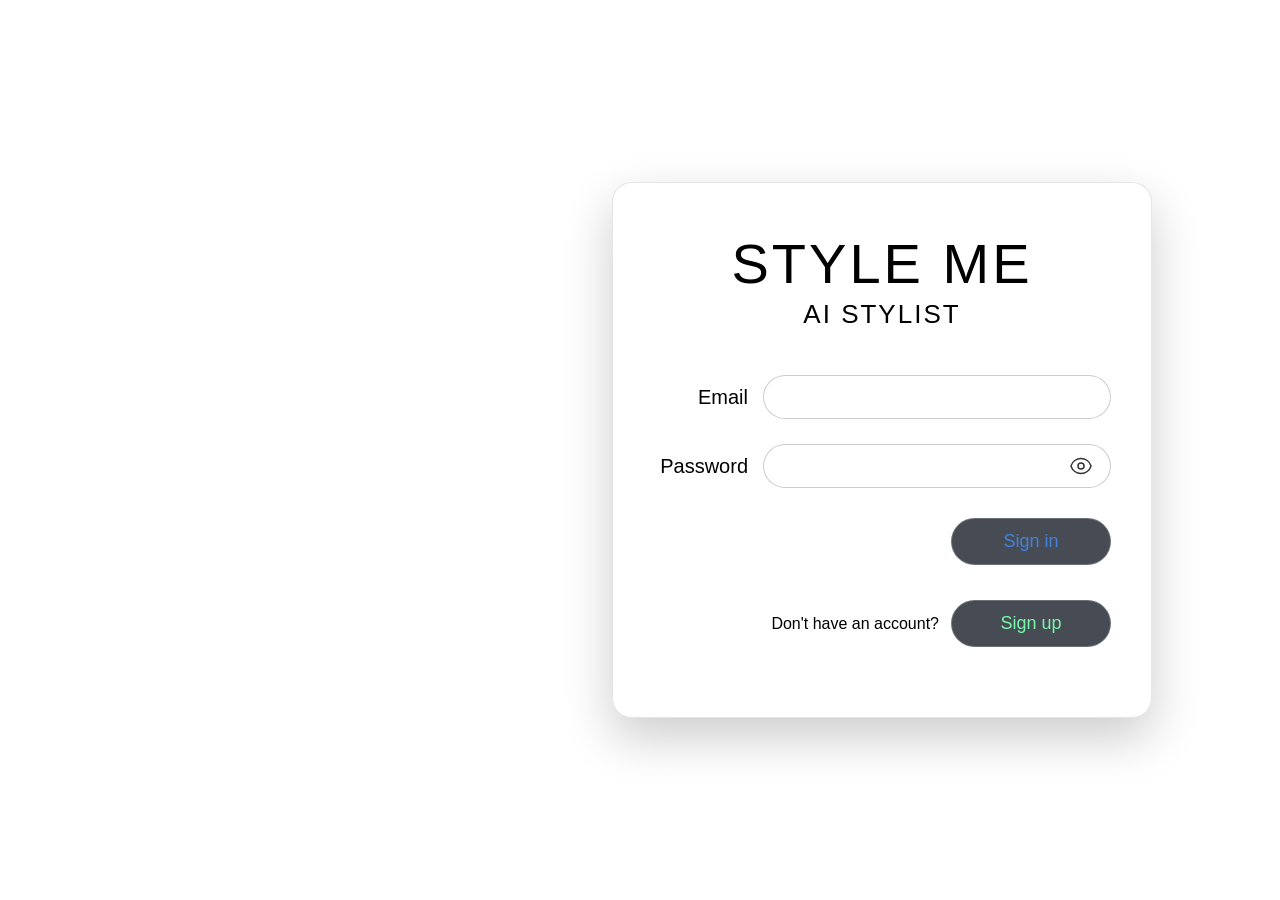
<file: settings.html>
<!DOCTYPE html>
<html lang="en">
<head>
    <meta charset="UTF-8">
    <meta name="viewport" content="width=device-width, initial-scale=1.0">
    <title>Settings - Style Me</title>
    <link rel="stylesheet" href="css/dashboard.css">
    <link rel="stylesheet" href="css/outfit-view.css">
    <script src="js/config.js"></script>
    <script>
        // Not logged in? Go back to the login page straight away.
        if (!localStorage.getItem('user_token')) window.location.replace('index.html');
    </script>
</head>
<body class="settings-page">

    <div class="backdrop" id="backdrop"></div>

    <main class="dashboard">

        <header class="header">
            <button class="menu-btn" id="menuBtn" aria-expanded="false" aria-controls="menu">
                Settings
                <svg viewBox="0 0 24 24" aria-hidden="true"><path d="M5 9l7 7 7-7"/></svg>
            </button>

            <nav class="menu" id="menu" aria-label="Main menu">
                <a href="settings.html" class="current" aria-current="page">Settings</a>
                <a href="dashboard.html">Dashboard</a>
                <a href="wardrobe.html">My Wardrobe</a>
                <a href="weather-outfit.html">Generate Weather Based Outfit</a>
                <a href="generate-outfit.html">Generate Outfit</a>
                <a href="style-me.html">Style Me</a>
                <a href="saved-outfits.html">Saved Outfits</a>
                <button class="menu-close" id="menuClose" aria-label="Close menu">
                    <svg viewBox="0 0 24 24" aria-hidden="true"><path d="M5 15l7-7 7 7"/></svg>
                </button>
            </nav>

            <a class="settings-btn" href="settings.html" aria-label="Settings" aria-current="page">&#9881;&#xFE0E;</a>
        </header>

        <section class="settings">

            <form id="pwForm" novalidate>
                <div class="field-row">
                    <label for="oldPw">Password</label>
                    <div class="field-stack">
                        <input class="pill" type="password" id="oldPw" placeholder="Old Password" autocomplete="current-password">
                        <input class="pill" type="password" id="newPw" placeholder="New Password" autocomplete="new-password">
                        <input class="pill" type="password" id="confirmPw" placeholder="Confirm New Password" autocomplete="new-password">
                    </div>
                </div>
                <button type="submit" class="btn btn-save">Save</button>
                <p class="msg" id="pwMsg" role="status"></p>
            </form>

            <div class="toggles">
                <div class="toggle-row">
                    <span id="locLabel">Location</span>
                    <label class="switch"><input type="checkbox" id="locToggle" role="switch" aria-labelledby="locLabel"><span class="slider"></span></label>
                </div>
                <!--<div class="toggle-row">
                    <span id="notifLabel">Notifications</span>
                    <label class="switch"><input type="checkbox" id="notifToggle" role="switch" aria-labelledby="notifLabel"><span class="slider"></span></label>
                </div>-->
                <p class="msg" id="prefMsg" role="status"></p>
            </div>

            <div class="delete-row">
                <button type="button" class="btn btn-danger" id="deleteBtn">Delete Account</button>
            </div>

        </section>

        <section class="carousel" aria-label="Saved outfits">
            <div class="stage">
                <div class="stack" id="stack"></div>
                <a class="stack-caption" href="saved-outfits.html">Saved Outfits</a>
            </div>
            <div class="dots" id="dots"></div>
        </section>

    </main>

    <dialog class="confirm" id="deleteDialog" aria-labelledby="deleteTitle">
        <form id="deleteForm" novalidate>
            <h2 id="deleteTitle">Delete account?</h2>
            <p>This permanently deletes your account, wardrobe and saved outfits. Enter your password to confirm.</p>
            <input class="pill" type="password" id="deletePw" placeholder="Password" autocomplete="current-password">
            <p class="msg" id="deleteMsg" role="status"></p>
            <div class="confirm-actions">
                <button type="button" class="btn" id="deleteCancel">Cancel</button>
                <button type="submit" class="btn btn-danger">Delete</button>
            </div>
        </form>
    </dialog>

    <div class="viewer" id="viewer" role="dialog" aria-modal="true" aria-label="Outfit preview" hidden>
        <button class="viewer-close" id="viewerClose" aria-label="Close">&times;</button>
        <div class="outfit-stage" id="viewerStage"></div>
    </div>

    <script src="js/outfit-view.js"></script>
    <script src="js/common.js"></script>
    <script>
        const authHeader = () => ({ Authorization: 'Bearer ' + localStorage.getItem('user_token') });

        function showMsg(el, text, type) { el.className = 'msg ' + type; el.textContent = text; }
        function errorText(data, fallback) { return typeof data.detail === 'string' ? data.detail : fallback; }
        function signOutLocally() { localStorage.removeItem('user_token'); window.location.replace('index.html'); }

        // ----- Change password -----
        const pwForm = document.getElementById('pwForm');
        const pwMsg = document.getElementById('pwMsg');

        pwForm.addEventListener('submit', async (e) => {
            e.preventDefault();
            const oldPw = document.getElementById('oldPw').value;
            const newPw = document.getElementById('newPw').value;
            const confirmPw = document.getElementById('confirmPw').value;

            if (!oldPw || !newPw || !confirmPw) return showMsg(pwMsg, 'Please fill in all three password boxes.', 'error');
            if (newPw.length < 8) return showMsg(pwMsg, 'New password must be at least 8 characters.', 'error');
            if (newPw !== confirmPw) return showMsg(pwMsg, 'The new passwords do not match.', 'error');
            if (newPw === oldPw) return showMsg(pwMsg, 'New password must be different from the old one.', 'error');

            try {
                const res = await fetch(`${API_BASE}/api/me/password`, {
                    method: 'PUT',
                    headers: { 'Content-Type': 'application/json', ...authHeader() },
                    body: JSON.stringify({ old_password: oldPw, new_password: newPw })
                });
                const data = await res.json();
                if (res.ok) {
                    showMsg(pwMsg, data.message, 'success');
                    pwForm.reset();
                } else if (res.status === 401) {
                    signOutLocally();
                } else {
                    showMsg(pwMsg, errorText(data, 'Please check your details and try again.'), 'error');
                }
            } catch (err) {
                showMsg(pwMsg, 'Connection to backend failed.', 'error');
            }
        });

        // ----- Location and notification switches  -----
        const locToggle = document.getElementById('locToggle');
        //const notifToggle = document.getElementById('notifToggle');
        const prefMsg = document.getElementById('prefMsg');

        locToggle.checked = localStorage.getItem('styleme_location') !== 'off';        // on by default
        //notifToggle.checked = localStorage.getItem('styleme_notifications') === 'on';  // off by default

        locToggle.addEventListener('change', () => {
            localStorage.setItem('styleme_location', locToggle.checked ? 'on' : 'off');
            showMsg(prefMsg, '', '');
            if (locToggle.checked && navigator.geolocation) {
                // Asks the browser for permission now, so the dashboard weather works straight away
                navigator.geolocation.getCurrentPosition(
                    () => {},
                    () => showMsg(prefMsg, 'Location is blocked in your browser settings.', 'error'),
                    { timeout: 10000 }
                );
            }
        });
        //notifToggle.addEventListener('change', () => {
            //localStorage.setItem('styleme_notifications', notifToggle.checked ? 'on' : 'off');
        //});

        // ----- Delete account -----
        const deleteDialog = document.getElementById('deleteDialog');
        const deleteForm = document.getElementById('deleteForm');
        const deletePw = document.getElementById('deletePw');
        const deleteMsg = document.getElementById('deleteMsg');

        document.getElementById('deleteBtn').addEventListener('click', () => {
            deleteForm.reset();
            showMsg(deleteMsg, '', '');
            deleteDialog.showModal();
            deletePw.focus();
        });
        document.getElementById('deleteCancel').addEventListener('click', () => deleteDialog.close());

        deleteForm.addEventListener('submit', async (e) => {
            e.preventDefault();
            if (!deletePw.value) return showMsg(deleteMsg, 'Please enter your password.', 'error');

            try {
                const res = await fetch(`${API_BASE}/api/me`, {
                    method: 'DELETE',
                    headers: { 'Content-Type': 'application/json', ...authHeader() },
                    body: JSON.stringify({ password: deletePw.value })
                });
                const data = await res.json();
                if (res.ok) {
                    showMsg(deleteMsg, data.message, 'success');
                    Object.keys(localStorage).filter(k => k === 'user_token' || k.startsWith('styleme_')).forEach(k => localStorage.removeItem(k));
                    setTimeout(() => window.location.replace('index.html'), 1500);
                } else if (res.status === 401) {
                    signOutLocally();
                } else {
                    showMsg(deleteMsg, errorText(data, 'Could not delete the account.'), 'error');
                }
            } catch (err) {
                showMsg(deleteMsg, 'Connection to backend failed.', 'error');
            }
        });
    </script>
</body>
</html>
</file>
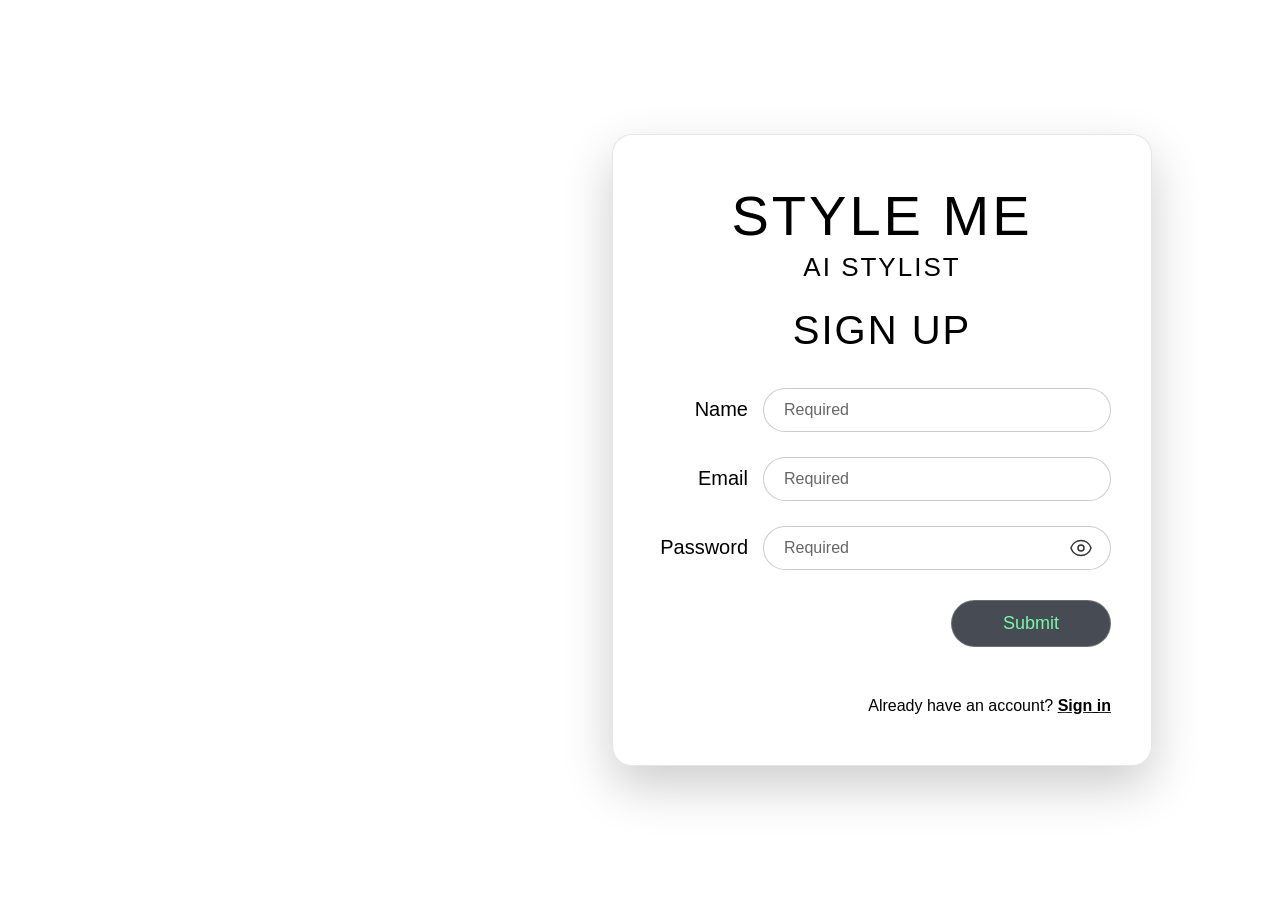
<file: signup.html>
<!DOCTYPE html>
<html lang="en">
<head>
    <meta charset="UTF-8">
    <meta name="viewport" content="width=device-width, initial-scale=1.0">
    <title>Sign Up - Style Me</title>
    <link rel="stylesheet" href="css/styles.css">
    <script src="js/config.js"></script>
</head>
<body class="signup-page">

    <div class="auth-wrapper">
        <div class="form-side">

            <div class="header-section">
                <h1>STYLE ME</h1>
                <p>AI STYLIST</p>
                <h2 class="page-title">SIGN UP</h2>
            </div>

            <form id="authForm" novalidate>
                <div class="form-group">
                    <label for="name">Name</label>
                    <div class="field-wrapper">
                        <input type="text" id="name" name="name" placeholder="Required" autocomplete="name" required>
                    </div>
                </div>

                <div class="form-group">
                    <label for="email">Email</label>
                    <div class="field-wrapper">
                        <input type="email" id="email" name="email" placeholder="Required" autocomplete="email" required>
                    </div>
                </div>

                <div class="form-group">
                    <label for="password">Password</label>
                    <div class="field-wrapper">
                        <input type="password" id="password" name="password" class="has-toggle" placeholder="Required" autocomplete="new-password" required>
                        <span class="toggle-password" id="eyeIcon" role="button" tabindex="0" aria-label="Show password">
                            <svg id="eyeSvg" xmlns="http://www.w3.org/2000/svg" fill="none" viewBox="0 0 24 24" stroke-width="1.5" stroke="currentColor">
                                <path stroke-linecap="round" stroke-linejoin="round" d="M2.036 12.322a1.012 1.012 0 0 1 0-.639C3.423 7.51 7.36 4.5 12 4.5c4.638 0 8.573 3.007 9.963 7.178.07.207.07.431 0 .639C20.577 16.49 16.64 19.5 12 19.5c-4.638 0-8.573-3.007-9.963-7.178Z" />
                                <path stroke-linecap="round" stroke-linejoin="round" d="M15 12a3 3 0 1 1-6 0 3 3 0 0 1 6 0Z" />
                            </svg>
                        </span>
                    </div>
                </div>

                <button type="submit" class="btn-signin btn-submit">Submit</button>
            </form>

            <div id="responseMessage" class="message" role="status"></div>

            <p class="back-link">Already have an account? <a href="index.html">Sign in</a></p>
        </div>
    </div>

    <script>

        // ----- Show / hide password -----
        const eyeIcon = document.getElementById('eyeIcon');
        const eyeSvg = document.getElementById('eyeSvg');
        const passwordInput = document.getElementById('password');

        const openEyePath = `
            <path stroke-linecap="round" stroke-linejoin="round" d="M2.036 12.322a1.012 1.012 0 0 1 0-.639C3.423 7.51 7.36 4.5 12 4.5c4.638 0 8.573 3.007 9.963 7.178.07.207.07.431 0 .639C20.577 16.49 16.64 19.5 12 19.5c-4.638 0-8.573-3.007-9.963-7.178Z" />
            <path stroke-linecap="round" stroke-linejoin="round" d="M15 12a3 3 0 1 1-6 0 3 3 0 0 1 6 0Z" />
        `;

        const closedEyePath = `
            <path stroke-linecap="round" stroke-linejoin="round" d="M3.98 8.223A10.477 10.477 0 0 0 1.934 12c1.391 4.178 5.328 7.178 9.966 7.178 1.488 0 2.89-.304 4.161-.854M17.067 17.067A10.436 10.436 0 0 1 12 19.5c-4.638 0-8.573-3.007-9.963-7.178a1.012 1.012 0 0 1 0-.639 10.42 10.42 0 0 1 2.283-3.402M12 9.75A2.25 2.25 0 0 0 9.75 12m0 0a2.25 2.25 0 0 0 2.25 2.25m-2.25-2.25L3 3m3.06 3.06l1.83 1.83M12 4.5c4.638 0 8.573 3.007 9.963 7.178.07.207.07.431 0 .639a10.575 10.575 0 0 1-2.283 3.402m0 0l-2.036-2.036M15 12a3 3 0 1 1-6 0 3 3 0 0 1 6 0Z" />
        `;

        function togglePassword() {
            const isHidden = passwordInput.getAttribute('type') === 'password';
            passwordInput.setAttribute('type', isHidden ? 'text' : 'password');
            eyeSvg.innerHTML = isHidden ? closedEyePath : openEyePath;
            eyeIcon.setAttribute('aria-label', isHidden ? 'Hide password' : 'Show password');
        }

        eyeIcon.addEventListener('click', togglePassword);
        // Let keyboard users press Enter or Space on the icon too
        eyeIcon.addEventListener('keydown', (event) => {
            if (event.key === 'Enter' || event.key === ' ') {
                event.preventDefault();
                togglePassword();
            }
        });

        const form = document.getElementById('authForm');
        const msgDiv = document.getElementById('responseMessage');

        function showMessage(text, type) {
            msgDiv.className = 'message ' + type;   // "error" or "success"
            msgDiv.innerText = text;
        }

        form.addEventListener('submit', async (event) => {
            event.preventDefault(); // stop the browser reloading the page

            const name = document.getElementById('name').value.trim();
            const email = document.getElementById('email').value.trim();
            const password = document.getElementById('password').value;

            if (!name || !email || !password) {
                showMessage('Please fill in name, email and password.', 'error');
                return;
            }
            if (!/^\S+@\S+\.\S+$/.test(email)) {
                showMessage('Please enter a valid email address.', 'error');
                return;
            }
            if (password.length < 8) {
                showMessage('Password must be at least 8 characters.', 'error');
                return;
            }

            try {
                const response = await fetch(`${API_BASE}/api/register`, {
                    method: 'POST',
                    headers: { 'Content-Type': 'application/json' },
                    body: JSON.stringify({ name, email, password })
                });

                const data = await response.json();

                if (response.ok) {
                    showMessage(data.message || 'Account created!', 'success');
                    setTimeout(() => window.location.href = 'index.html', 1500);
                } else {
                    // FastAPI sends errors in data.detail (sometimes a list, sometimes text)
                    const detail = typeof data.detail === 'string' ? data.detail : 'Please check your details and try again.';
                    showMessage(detail, 'error');
                }
            } catch (error) {
                showMessage('Connection to backend failed.', 'error');
            }
        });
    </script>
</body>
</html>
</file>
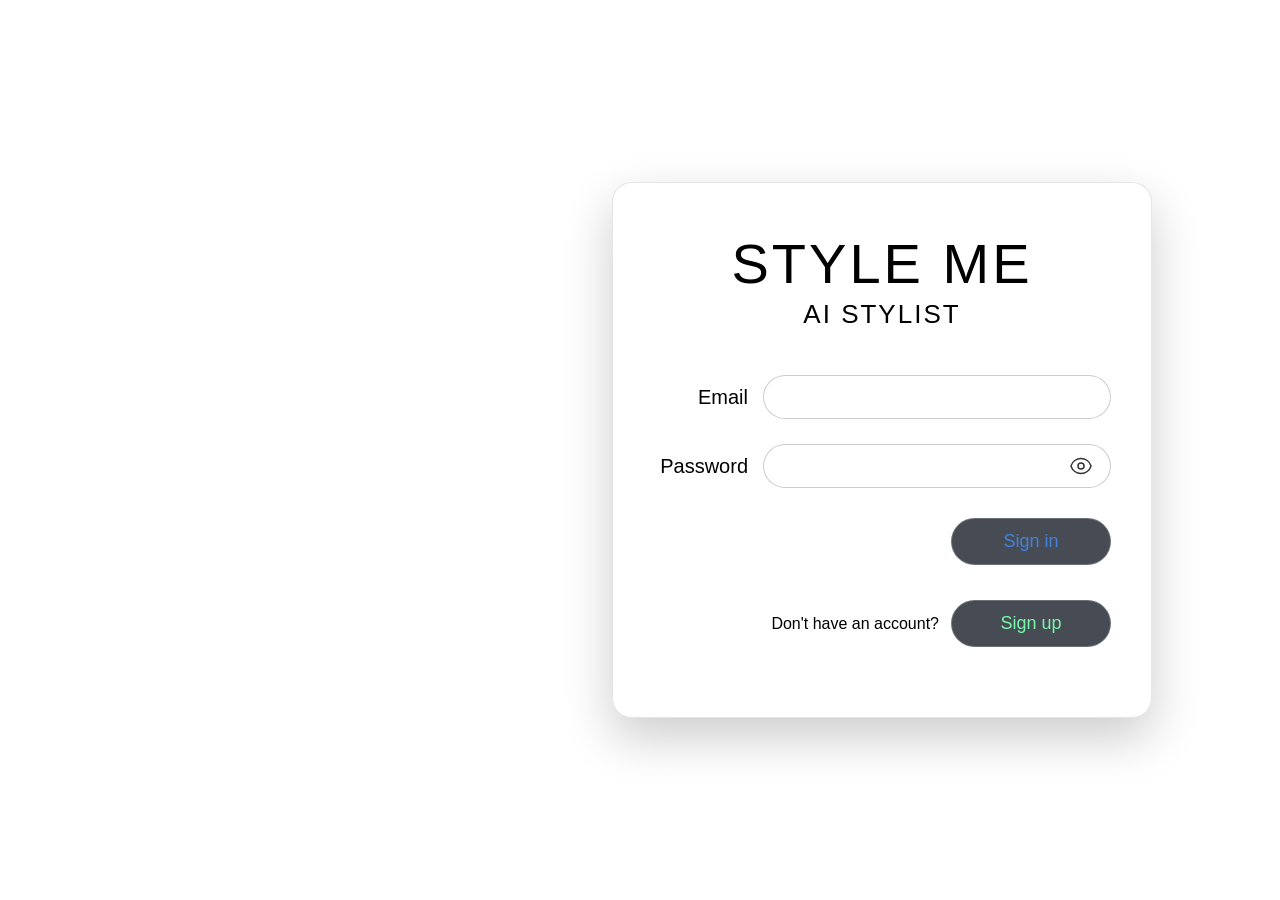
<file: style-me.html>
<!DOCTYPE html>
<html lang="en">
<head>
    <meta charset="UTF-8">
    <meta name="viewport" content="width=device-width, initial-scale=1.0">
    <title>Style Me</title>
    <link rel="stylesheet" href="css/dashboard.css">
    <link rel="stylesheet" href="css/wardrobe.css">
    <link rel="stylesheet" href="css/outfit-view.css">
    <link rel="stylesheet" href="css/weather-outfit.css">
    <link rel="stylesheet" href="css/style-me.css">
    <script>
        if (!localStorage.getItem('user_token')) window.location.replace('index.html');
    </script>
</head>
<body>

    <div class="backdrop" id="backdrop"></div>

    <main class="dashboard wardrobe-layout">

        <header class="header">
            <button class="menu-btn" id="menuBtn" aria-expanded="false" aria-controls="menu">
                Style Me
                <svg viewBox="0 0 24 24" aria-hidden="true"><path d="M5 9l7 7 7-7"/></svg>
            </button>

            <nav class="menu" id="menu" aria-label="Main menu">
                <a href="style-me.html" class="current" aria-current="page">Style Me</a>
                <a href="dashboard.html">Dashboard</a>
                <a href="wardrobe.html">My Wardrobe</a>
                <a href="weather-outfit.html">Generate Weather Based Outfit</a>
                <a href="generate-outfit.html">Generate Outfit</a>
                <a href="saved-outfits.html">Saved Outfits</a>
                <button class="menu-close" id="menuClose" aria-label="Close menu">
                    <svg viewBox="0 0 24 24" aria-hidden="true"><path d="M5 15l7-7 7 7"/></svg>
                </button>
            </nav>

            <a class="settings-btn" href="settings.html" aria-label="Settings">&#9881;&#xFE0E;</a>
        </header>

        <div class="wardrobe-body">
            <div class="wo">
                <textarea class="sm-prompt" id="prompt" maxlength="300" aria-label="How you want to be styled"
                    placeholder="Tell me how you want to be styled:&#10;A smart casual outfit for a coffee meeting."></textarea>

                <section class="wo-actions">
                    <button type="button" class="pill-btn pill-gen" id="genBtn">Re/generate</button>
                    <button type="button" class="pill-btn pill-save" id="saveBtn" disabled>Save Outfit</button>
                </section>

                <p class="wo-status" id="status" role="status"></p>

                <section class="outfit-stage empty" id="stage" aria-label="Your outfit">
                    <p>Describe what you'd like to wear, then press Re/generate.</p>
                </section>
            </div>
        </div>

    </main>

    <script src="js/config.js"></script>
    <script src="js/menu.js"></script>
    <script src="js/outfit-view.js"></script>
    <script>
        const stage = document.getElementById('stage');
        const genBtn = document.getElementById('genBtn');
        const saveBtn = document.getElementById('saveBtn');
        const statusEl = document.getElementById('status');
        const promptBox = document.getElementById('prompt');

        let current = [];     // the outfit on screen: items from the backend
        let usedPrompt = '';  // the words that made it (so Save keeps the right ones)
        let busy = false;

        function setStatus(text, isError) {
            statusEl.textContent = text || '';
            statusEl.className = 'wo-status' + (isError ? ' error' : '');
        }

        async function generate() {
            if (busy) return;
            const text = promptBox.value.trim();
            if (text.length < 3) {
                setStatus('Write a few words about what you want first, for example "a smart casual outfit for a coffee meeting".', true);
                promptBox.focus();
                return;
            }
            // A new sentence starts fresh; the same sentence again should give something different.
            const previous = text === usedPrompt ? current.map(i => i.id) : [];

            busy = true;
            genBtn.disabled = true;
            saveBtn.disabled = true;
            setStatus('Choosing an outfit...');

            try {
                const res = await fetch(`${API_BASE}/api/outfits/style`, {
                    method: 'POST',
                    headers: { 'Content-Type': 'application/json', ...authHeader() },
                    body: JSON.stringify({ prompt: text, previous_item_ids: previous })
                });
                const data = await res.json();

                if (res.ok) {
                    current = data.items;
                    usedPrompt = text;
                    renderOutfit(stage, current);
                    saveBtn.textContent = 'Save Outfit';
                    saveBtn.disabled = false;
                    setStatus(data.missing.includes('shoes') ? 'Tip: add shoes to your wardrobe to complete your outfits.' : '');
                } else if (res.status === 401) {
                    window.location.replace('index.html');
                } else {
                    current = [];
                    showStageMessage(stage, typeof data.detail === 'string' ? data.detail : 'Could not create an outfit.');
                    setStatus('');
                }
            } catch (err) {
                setStatus('Connection to backend failed.', true);
            } finally {
                busy = false;
                genBtn.disabled = false;
            }
        }

        async function save() {
            if (!current.length) return;
            saveBtn.disabled = true;
            try {
                const res = await fetch(`${API_BASE}/api/outfits`, {
                    method: 'POST',
                    headers: { 'Content-Type': 'application/json', ...authHeader() },
                    body: JSON.stringify({ item_ids: current.map(i => i.id), prompt: usedPrompt.slice(0, 200) })
                });
                const data = await res.json();
                if (res.ok) {
                    saveBtn.textContent = 'Saved ✓';
                    setStatus(data.message);
                } else {
                    saveBtn.disabled = false;
                    setStatus(typeof data.detail === 'string' ? data.detail : 'Could not save this outfit.', true);
                }
            } catch (err) {
                saveBtn.disabled = false;
                setStatus('Connection to backend failed.', true);
            }
        }

        genBtn.addEventListener('click', generate);
        saveBtn.addEventListener('click', save);
        // Ctrl+Enter (or Cmd+Enter) in the box is a shortcut for Re/generate
        promptBox.addEventListener('keydown', (e) => { if (e.key === 'Enter' && (e.ctrlKey || e.metaKey)) { e.preventDefault(); generate(); } });
    </script>
</body>
</html>
</file>
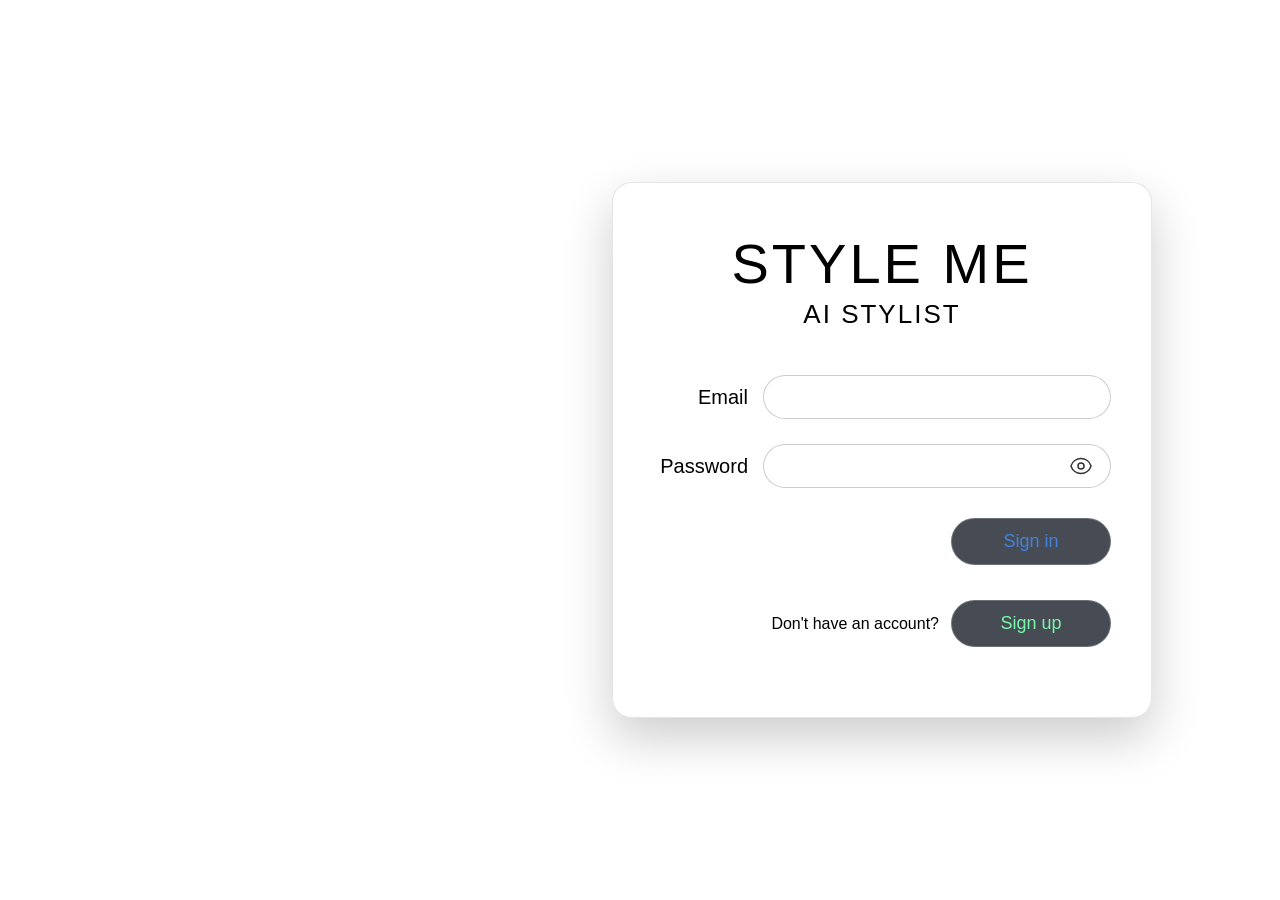
<file: wardrobe.html>
<!DOCTYPE html>
<html lang="en">
<head>
    <meta charset="UTF-8">
    <meta name="viewport" content="width=device-width, initial-scale=1.0">
    <title>My Wardrobe - Style Me</title>
    <link rel="stylesheet" href="css/dashboard.css">
    <link rel="stylesheet" href="css/wardrobe.css">
    <script>
        if (!localStorage.getItem('user_token')) window.location.replace('index.html');
    </script>
</head>
<body>

    <div class="backdrop" id="backdrop"></div>

    <main class="dashboard wardrobe-layout">

        <header class="header">
            <button class="menu-btn" id="menuBtn" aria-expanded="false" aria-controls="menu">
                My Wardrobe
                <svg viewBox="0 0 24 24" aria-hidden="true"><path d="M5 9l7 7 7-7"/></svg>
            </button>

            <nav class="menu" id="menu" aria-label="Main menu">
                <a href="wardrobe.html" class="current" aria-current="page">My Wardrobe</a>
                <a href="dashboard.html">Dashboard</a>
                <a href="weather-outfit.html">Generate Weather Based Outfit</a>
                <a href="generate-outfit.html">Generate Outfit</a>
                <a href="style-me.html">Style Me</a>
                <a href="saved-outfits.html">Saved Outfits</a>
                <button class="menu-close" id="menuClose" aria-label="Close menu">
                    <svg viewBox="0 0 24 24" aria-hidden="true"><path d="M5 15l7-7 7 7"/></svg>
                </button>
            </nav>

            <a class="settings-btn" href="settings.html" aria-label="Settings">&#9881;&#xFE0E;</a>
        </header>

        <div class="wardrobe-body">
            <section class="actions">
                <a class="action-btn action-add" href="add-item.html" aria-label="Add clothing item">+</a>
                <button type="button" class="action-btn action-remove" id="removeBtn" aria-pressed="false">&minus;</button>
            </section>

            <section class="grid" id="grid" aria-label="Your clothing items"></section>
            <p class="empty-msg" id="emptyMsg" hidden>Your wardrobe is empty. Tap + to add your first item.</p>

            <div class="delete-bar" id="deleteBar">
                <span id="selectedCount">0 selected</span>
                <button type="button" class="btn btn-danger" id="confirmDeleteBtn">Delete</button>
            </div>
        </div>

    </main>

    <script src="js/config.js"></script>
    <script src="js/menu.js"></script>
    <script>
        const grid = document.getElementById('grid');
        const emptyMsg = document.getElementById('emptyMsg');
        const removeBtn = document.getElementById('removeBtn');
        const deleteBar = document.getElementById('deleteBar');
        const selectedCount = document.getElementById('selectedCount');
        const confirmDeleteBtn = document.getElementById('confirmDeleteBtn');

        let items = [];
        let deleteMode = false;
        const selected = new Set();

        async function loadWardrobe() {
            try {
                const res = await fetch(`${API_BASE}/api/wardrobe`, { headers: authHeader() });
                if (res.status === 401) return; // menu.js handling the redirect
                items = await res.json();
                renderGrid();
            } catch (err) {
                emptyMsg.textContent = 'Could not load your wardrobe. Is the backend running?';
                emptyMsg.hidden = false;
            }
        }

        function renderGrid() {
            grid.innerHTML = '';
            grid.classList.toggle('delete-mode', deleteMode);
            emptyMsg.hidden = items.length > 0;

            items.forEach(item => {
                const cell = document.createElement('button');
                cell.type = 'button';
                cell.className = 'item' + (selected.has(item.id) ? ' selected' : '');
                cell.dataset.id = item.id;
                cell.setAttribute('aria-label', item.category.replace(/_/g, ' '));

                const img = document.createElement('img');
                img.src = photoUrl(item.image_url);
                img.alt = '';
                cell.appendChild(img);

                const check = document.createElement('span');
                check.className = 'check';
                check.textContent = '✓';
                check.setAttribute('aria-hidden', 'true');
                cell.appendChild(check);

                cell.addEventListener('click', () => {
                    if (deleteMode) {
                        if (selected.has(item.id)) selected.delete(item.id); else selected.add(item.id);
                        renderGrid();
                        updateDeleteBar();
                    } else {
                        window.location.href = `edit-item.html?id=${item.id}`;
                    }
                });
                grid.appendChild(cell);
            });
        }

        function updateDeleteBar() {
            deleteBar.classList.toggle('show', selected.size > 0);
            selectedCount.textContent = `${selected.size} selected`;
        }

        removeBtn.addEventListener('click', () => {
            deleteMode = !deleteMode;
            removeBtn.classList.toggle('on', deleteMode);
            removeBtn.setAttribute('aria-pressed', String(deleteMode));
            if (!deleteMode) { selected.clear(); updateDeleteBar(); }
            renderGrid();
        });

        confirmDeleteBtn.addEventListener('click', async () => {
            if (selected.size === 0) return;
            if (!confirm(`Delete ${selected.size} item(s)? This can't be undone.`)) return;

            confirmDeleteBtn.disabled = true;
            for (const id of selected) {
                try {
                    await fetch(`${API_BASE}/api/wardrobe/${id}`, { method: 'DELETE', headers: authHeader() });
                } catch (err) { /* one failed delete shouldn't stop the rest */ }
            }
            confirmDeleteBtn.disabled = false;
            selected.clear();
            deleteMode = false;
            removeBtn.classList.remove('on');
            removeBtn.setAttribute('aria-pressed', 'false');
            updateDeleteBar();
            loadWardrobe();
        });

        loadWardrobe();
    </script>
</body>
</html>
</file>
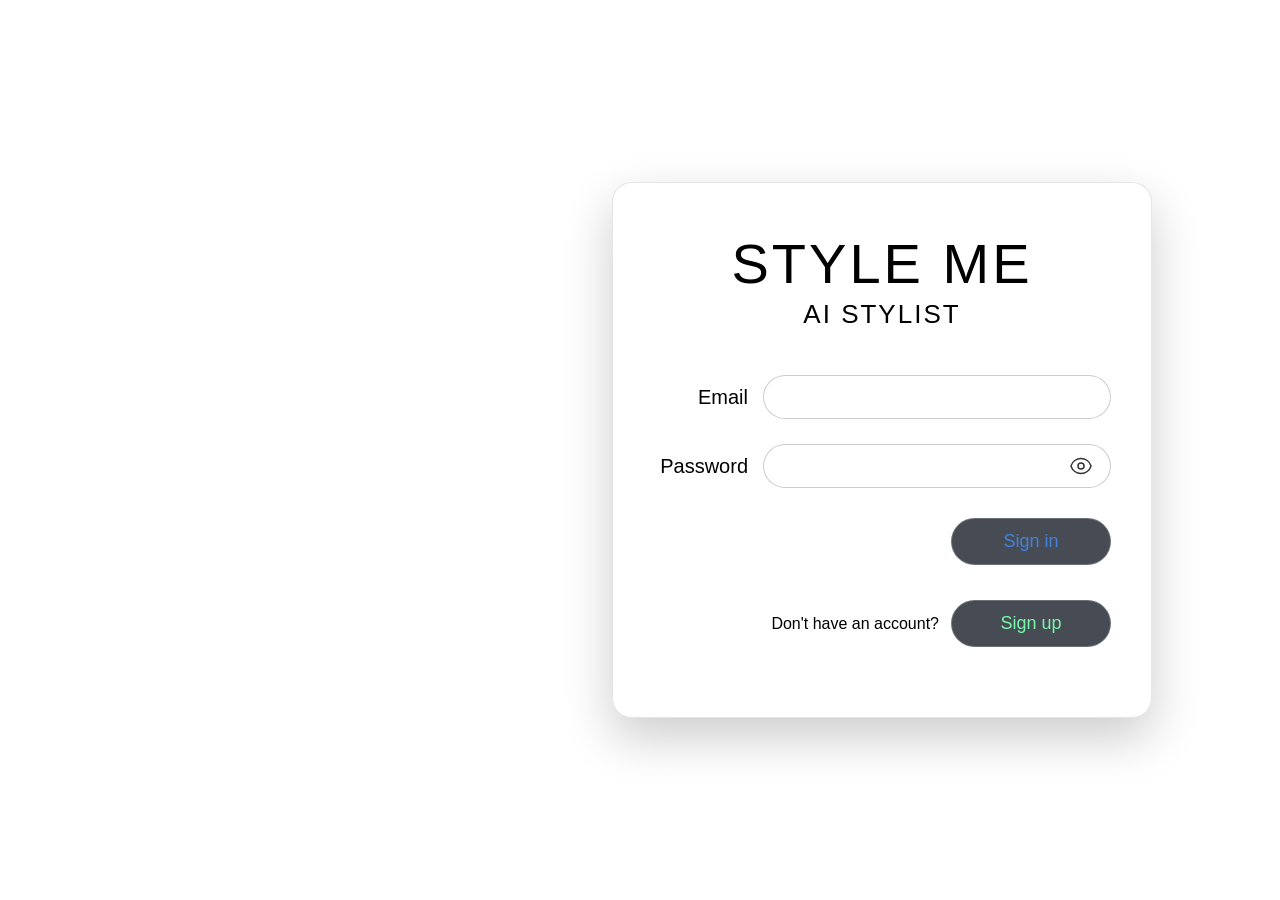
<file: weather-outfit.html>
<!DOCTYPE html>
<html lang="en">
<head>
    <meta charset="UTF-8">
    <meta name="viewport" content="width=device-width, initial-scale=1.0">
    <title>Generate Weather Based Outfit - Style Me</title>
    <link rel="stylesheet" href="css/dashboard.css">
    <link rel="stylesheet" href="css/wardrobe.css">
    <link rel="stylesheet" href="css/weather-outfit.css">
    <link rel="stylesheet" href="css/outfit-view.css">
    <script>
        if (!localStorage.getItem('user_token')) window.location.replace('index.html');
    </script>
</head>
<body>

    <div class="backdrop" id="backdrop"></div>

    <main class="dashboard wardrobe-layout">

        <header class="header">
            <button class="menu-btn" id="menuBtn" aria-expanded="false" aria-controls="menu">
                Generate Weather Based Outfit
                <svg viewBox="0 0 24 24" aria-hidden="true"><path d="M5 9l7 7 7-7"/></svg>
            </button>

            <nav class="menu" id="menu" aria-label="Main menu">
                <a href="weather-outfit.html" class="current" aria-current="page">Generate Weather Based Outfit</a>
                <a href="dashboard.html">Dashboard</a>
                <a href="wardrobe.html">My Wardrobe</a>
                <a href="generate-outfit.html">Generate Outfit</a>
                <a href="style-me.html">Style Me</a>
                <a href="saved-outfits.html">Saved Outfits</a>
                <button class="menu-close" id="menuClose" aria-label="Close menu">
                    <svg viewBox="0 0 24 24" aria-hidden="true"><path d="M5 15l7-7 7 7"/></svg>
                </button>
            </nav>

            <a class="settings-btn" href="settings.html" aria-label="Settings">&#9881;&#xFE0E;</a>
        </header>

        <div class="wardrobe-body">
            <div class="wo">
                <section class="wx-bar" id="wxBar" data-theme="cloud" aria-label="Current weather">
                    <span class="wx-bar-icon" id="wxIcon" aria-hidden="true">⛅</span>
                    <span class="wx-bar-temp" id="wxTemp">--</span>
                </section>

                <section class="wo-actions">
                    <button type="button" class="pill-btn pill-gen" id="genBtn">Re/generate</button>
                    <button type="button" class="pill-btn pill-save" id="saveBtn" disabled>Save Outfit</button>
                </section>

                <p class="wo-status" id="status" role="status"></p>

                <section class="outfit-stage empty" id="stage" aria-label="Your outfit">
                    <p>Getting the weather...</p>
                </section>
            </div>
        </div>

    </main>

    <script src="js/config.js"></script>
    <script src="js/menu.js"></script>
    <script src="js/outfit-view.js"></script>
    <script>
        const wxBar = document.getElementById('wxBar');
        const wxIcon = document.getElementById('wxIcon');
        const wxTemp = document.getElementById('wxTemp');
        const stage = document.getElementById('stage');
        const genBtn = document.getElementById('genBtn');
        const saveBtn = document.getElementById('saveBtn');
        const statusEl = document.getElementById('status');

        let weather = null;   // { temp, label }
        let current = [];     // the outfit on screen: items from the backend
        let busy = false;

        function setStatus(text, isError) {
            statusEl.textContent = text || '';
            statusEl.className = 'wo-status' + (isError ? ' error' : '');
        }

        // ----- Weather (Open-Meteo: free, no API key) -----
        function describeWeather(code, isDay) {
            if (code === 0) return isDay ? { icon: '☀️', label: 'Clear', theme: 'clear' } : { icon: '🌙', label: 'Clear night', theme: 'night' };
            if (code <= 2)  return isDay ? { icon: '⛅', label: 'Partly cloudy', theme: 'cloud' } : { icon: '☁️', label: 'Partly cloudy', theme: 'night' };
            if (code === 3) return { icon: '☁️', label: 'Overcast', theme: 'cloud' };
            if (code === 45 || code === 48) return { icon: '🌫️', label: 'Foggy', theme: 'fog' };
            if (code >= 51 && code <= 57) return { icon: '🌦️', label: 'Drizzle', theme: 'rain' };
            if ((code >= 61 && code <= 67) || (code >= 80 && code <= 82)) return { icon: '🌧️', label: 'Rain', theme: 'rain' };
            if ((code >= 71 && code <= 77) || code === 85 || code === 86) return { icon: '❄️', label: 'Snow', theme: 'snow' };
            if (code >= 95) return { icon: '⛈️', label: 'Thunderstorm', theme: 'storm' };
            return { icon: '☁️', label: 'Cloudy', theme: 'cloud' };
        }

        function weatherProblem(message) {
            weather = null;
            wxTemp.textContent = '--';
            showStageMessage(stage, message);
            saveBtn.disabled = true;
        }

        function loadWeather() {
            return new Promise((resolve) => {
                // The Location switch on the Settings page turns this off
                if (localStorage.getItem('styleme_location') === 'off') {
                    weatherProblem('Location is off in Settings. Turn it on to get a weather based outfit.');
                    return resolve(null);
                }
                if (!navigator.geolocation) {
                    weatherProblem('This browser can\'t share your location.');
                    return resolve(null);
                }
                showStageMessage(stage, 'Getting the weather...');
                navigator.geolocation.getCurrentPosition(async (pos) => {
                    try {
                        const { latitude, longitude } = pos.coords;
                        const url = `https://api.open-meteo.com/v1/forecast?latitude=${latitude}&longitude=${longitude}&current=temperature_2m,weather_code,is_day&timezone=auto`;
                        const c = (await (await fetch(url)).json()).current;
                        const info = describeWeather(c.weather_code, c.is_day === 1);
                        weather = { temp: Math.round(c.temperature_2m), label: info.label };
                        wxIcon.textContent = info.icon;
                        wxTemp.textContent = weather.temp + '°C';
                        wxBar.dataset.theme = info.theme;
                        resolve(weather);
                    } catch (err) {
                        weatherProblem('Weather unavailable. Press Re/generate to try again.');
                        resolve(null);
                    }
                }, () => {
                    weatherProblem('Allow location access in your browser, then press Re/generate.');
                    resolve(null);
                }, { timeout: 10000, maximumAge: 600000 });
            });
        }

        // ----- Outfit -----
        async function generate() {
            if (busy) return;
            busy = true;
            genBtn.disabled = true;
            saveBtn.disabled = true;
            setStatus('');

            try {
                if (!weather && !(await loadWeather())) return;

                setStatus('Choosing an outfit...');
                const res = await fetch(`${API_BASE}/api/outfits/generate`, {
                    method: 'POST',
                    headers: { 'Content-Type': 'application/json', ...authHeader() },
                    body: JSON.stringify({
                        temp_c: weather.temp,
                        condition: weather.label,
                        previous_item_ids: current.map(i => i.id)
                    })
                });
                const data = await res.json();

                if (res.ok) {
                    current = data.items;
                    renderOutfit(stage, current);
                    saveBtn.textContent = 'Save Outfit';
                    saveBtn.disabled = false;
                    setStatus(data.missing.includes('shoes') ? 'Tip: add shoes to your wardrobe to complete your outfits.' : '');
                } else if (res.status === 401) {
                    window.location.replace('index.html');
                } else {
                    current = [];
                    showStageMessage(stage, typeof data.detail === 'string' ? data.detail : 'Could not create an outfit.');
                    setStatus('');
                }
            } catch (err) {
                setStatus('Connection to backend failed.', true);
            } finally {
                busy = false;
                genBtn.disabled = false;
            }
        }

        async function save() {
            if (!current.length) return;
            saveBtn.disabled = true;
            try {
                const res = await fetch(`${API_BASE}/api/outfits`, {
                    method: 'POST',
                    headers: { 'Content-Type': 'application/json', ...authHeader() },
                    body: JSON.stringify({
                        item_ids: current.map(i => i.id),
                        prompt: weather ? `Weather: ${weather.temp}°C, ${weather.label}` : null
                    })
                });
                const data = await res.json();
                if (res.ok) {
                    saveBtn.textContent = 'Saved ✓';
                    setStatus(data.message);
                } else {
                    saveBtn.disabled = false;
                    setStatus(typeof data.detail === 'string' ? data.detail : 'Could not save this outfit.', true);
                }
            } catch (err) {
                saveBtn.disabled = false;
                setStatus('Connection to backend failed.', true);
            }
        }

        genBtn.addEventListener('click', generate);
        saveBtn.addEventListener('click', save);
        generate();   // make the first outfit as soon as the page opens
    </script>
</body>
</html>
</file>
<file: css/styles.css>
* { box-sizing: border-box; margin: 0; padding: 0; font-family: 'Segoe UI', Arial, sans-serif; }

body {
    background: url('https://raw.githubusercontent.com/WILLIAM-THI/StyleMe/main/assets/background01.jpg') no-repeat center center fixed;
    background-size: cover;
    display: flex;
    justify-content: flex-end;
    align-items: center;
    min-height: 100vh;
    padding: 0 10%; 
}

/* ----- SIGNUP + LOGIN PAGE - DESKTOP VIEW ----- */
.auth-wrapper {
    background: transparent;
    width: 100%;
    max-width: 540px;
}

.hero-side { display: none; }

.form-side {
    width: 100%;
    padding: 50px 40px;
    background: rgba(255, 255, 255, 0.4); 
    border: 1px solid rgba(0, 0, 0, 0.1);
    backdrop-filter: blur(12px); 
    -webkit-backdrop-filter: blur(12px);
    border-radius: 20px;
    display: flex;
    flex-direction: column;
    justify-content: center;
    box-shadow: 0 20px 50px rgba(0, 0, 0, 0.2);
}

.header-section { text-align: center; margin-bottom: 45px; }
.header-section h1 { 
    font-size: 56px; 
    font-weight: 500; 
    color: #000000; 
    letter-spacing: 3px;
    text-transform: uppercase;
    margin-bottom: 5px;
    line-height: 1.1;
    text-shadow: 2px 2px 4px rgba(255, 255, 255, 0.8);
}
.header-section p { 
    font-size: 26px; 
    color: #000000; 
    text-transform: uppercase;
    letter-spacing: 2px;
    font-weight: 400;
    text-shadow: 1px 1px 3px rgba(255, 255, 255, 0.8);
}

.form-group { 
    display: flex; 
    align-items: center; 
    margin-bottom: 25px; 
    width: 100%; 
}

.form-group label { 
    width: 110px; 
    font-size: 20px; 
    color: #000000; 
    font-weight: 400;
    margin-bottom: 0;
    padding-right: 15px;
    text-align: right;
    flex-shrink: 0;
    text-shadow: 1px 1px 3px rgba(255, 255, 255, 0.9);
}

.email-wrapper { 
    flex-grow: 1; 
    position: relative; 
    display: flex;
    align-items: center;
    width: 100%;
}

.password-wrapper { 
    flex-grow: 1; 
    position: relative; 
    display: flex;
    align-items: center;
    width: 100%;
}

.email-wrapper input {
    width: 100%;
    padding: 12px 20px;
    background: rgba(255, 255, 255, 0.5); 
    border: 1px solid rgba(0, 0, 0, 0.2);
    border-radius: 25px; 
    font-size: 16px;
    color: #000000;
    outline: none;
    transition: all 0.2s;
}

.password-wrapper input {
    width: 100%;
    padding: 12px 50px 12px 20px;
    background: rgba(255, 255, 255, 0.5); 
    border: 1px solid rgba(0, 0, 0, 0.2);
    border-radius: 25px; 
    font-size: 16px;
    color: #000000;
    outline: none;
    transition: all 0.2s;
}

.email-wrapper input:focus,
.password-wrapper input:focus { 
    background: rgba(255, 255, 255, 0.8);
    border-color: #000000; 
}

.toggle-password {
    position: absolute;
    right: 18px; 
    top: 50%;
    transform: translateY(-50%); 
    cursor: pointer;
    z-index: 999; 
    display: flex;
    align-items: center;
    justify-content: center;
    width: 24px; 
    height: 24px;
}

.toggle-password svg {
    width: 100%;
    height: 100%;
    color: #333333; 
    transition: color 0.2s ease;
}

.toggle-password:hover svg {
    color: #000000;
}


#authForm {
    display: flex;
    flex-direction: column;
    width: 100%;
}

.btn-signin {
    align-self: flex-end; 
    width: auto;
    min-width: 160px;
    padding: 12px 24px;
    background: #474b54; 
    color: #4382dc; 
    border: 1px solid rgba(255,255,255,0.2);
    border-radius: 25px;
    font-size: 18px;
    font-weight: 400;
    cursor: pointer;
    margin-top: 5px;
    transition: background 0.2s;
}
.btn-signin:hover { background: #383b42; }


.signup-text { 
    display: flex;
    justify-content: flex-end; 
    align-items: center;
    margin-top: 35px; 
    font-size: 16px; 
    color: #000000; 
    text-align: right;
    text-shadow: 1px 1px 3px rgba(255, 255, 255, 0.9);
}

.btn-signup { 
    width: auto;
    min-width: 160px;
    padding: 12px 24px;
    background: #474b54;
    color: #79f7aa; 
    border: 1px solid rgba(255,255,255,0.2);
    border-radius: 25px;
    font-size: 18px;
    font-weight: 400;
    cursor: pointer;
    margin-left: 12px;
    transition: background 0.2s;
}
.btn-signup:hover { background: #383b42; }

.message { margin-top: 20px; font-size: 16px; font-weight: 600; text-align: right; }

/* ----- LOGIN PAGE - MOBILE VIEW ----- */
@media (max-width: 768px) {
    body { 
        padding: 0; 
        background: url('https://raw.githubusercontent.com/WILLIAM-THI/StyleMe/main/assets/background01.jpg') no-repeat center center fixed;
        background-size: cover;
        align-items: flex-start;
        justify-content: center;
    }
    
    .auth-wrapper {
        max-width: 100%;
        min-height: 100vh;
    }
    
    .form-side {
        border-radius: 0;
        border: none;
        min-height: 100vh;
        padding: 60px 24px 40px 24px;
        background: transparent; 
        box-shadow: none;
        backdrop-filter: none;
        -webkit-backdrop-filter: none;
    }
    
    .header-section { margin-bottom: 200px; } 
    .header-section h1 { font-size: 64px; } 
    .header-section p { font-size: 32px; }
    
    .form-group label { font-size: 24px; padding-right: 20px; }
     
    .email-wrapper input { 
        font-size: 18px; 
        background: rgba(255, 255, 255, 0.4); 
        padding: 12px 20px;
    }
    
    .password-wrapper input { 
        font-size: 18px; 
        background: rgba(255, 255, 255, 0.4); 
        padding: 12px 50px 12px 20px;
    }

    
    .btn-signin { font-size: 20px; min-width: 160px; padding: 12px 24px; }
    .signup-text { font-size: 18px; }
    .btn-signup { font-size: 20px; min-width: 160px; padding: 12px 24px; }
}



/* ----- Sign up: desktop ----- */
.signup-page .header-section { margin-bottom: 35px; }

.page-title {
    font-size: 40px;
    font-weight: 400;
    color: #000000;
    letter-spacing: 2px;
    margin-top: 25px;
    text-shadow: 1px 1px 3px rgba(255, 255, 255, 0.8);
}

/* One class for all four sign up inputs */
.field-wrapper {
    flex-grow: 1;
    position: relative;
    display: flex;
    align-items: center;
    width: 100%;
}

.field-wrapper input {
    width: 100%;
    padding: 12px 20px;
    background: rgba(255, 255, 255, 0.5);
    border: 1px solid rgba(0, 0, 0, 0.2);
    border-radius: 25px;
    font-size: 16px;
    color: #000000;
    outline: none;
    transition: all 0.2s;
}

.field-wrapper input::placeholder { color: #666666; }

/* Extra room on the right of the password box for the eye icon */
.field-wrapper input.has-toggle { padding-right: 50px; }

.field-wrapper input:focus {
    background: rgba(255, 255, 255, 0.8);
    border-color: #000000;
}

/* Submit uses the .btn-signin shape with green text */
.btn-submit { color: #79f7aa; }

.message.error   { color: #e03131; }
.message.success { color: #1a8f4c; }

.back-link {
    margin-top: 30px;
    font-size: 16px;
    color: #000000;
    text-align: right;
    text-shadow: 1px 1px 3px rgba(255, 255, 255, 0.9);
}
.back-link a { color: #000000; font-weight: 600; }

/* ----- Sign up: mobile ----- */
@media (max-width: 768px) {
    .signup-page { background: #1e1e1e; }

    .signup-page .form-side { padding: 40px 24px; min-height: auto; }

    .signup-page .header-section { margin-bottom: 30px; }

    .signup-page .header-section h1 {
        font-size: 32px;
        font-weight: 400;
        color: #ffffff;
        letter-spacing: 1px;
        text-shadow: none;
        margin-bottom: 2px;
    }

    .signup-page .header-section p {
        font-size: 16px;
        color: #ffffff;
        letter-spacing: 1px;
        text-shadow: none;
    }

    .page-title {
        font-size: 64px;
        color: #ffffff;
        letter-spacing: 0;
        margin-top: 20px;
        text-shadow: 2px 2px 4px rgba(0, 0, 0, 0.6);
    }

    .signup-page .form-group { margin-bottom: 22px; }
    .signup-page .form-group label {
        width: 108px;
        font-size: 20px;
        color: #ffffff;
        padding-right: 12px;
        text-shadow: none;
    }

    .field-wrapper input {
        background: #d3d3d3;
        border: none;
        font-size: 18px;
    }
    .field-wrapper input:focus {
        background: #ffffff;
        box-shadow: 0 0 0 2px #79f7aa;
    }

    .btn-submit {
        background: #333333;
        border: none;
        font-size: 22px;
        min-width: 160px;
    }
    .btn-submit:hover { background: #3d3d3d; }

    .message.error   { color: #ff8787; }
    .message.success { color: #79f7aa; }

    .back-link { color: #ffffff; text-shadow: none; }
    .back-link a { color: #79f7aa; }
}
</file>
<file: css/dashboard.css>
* { box-sizing: border-box; margin: 0; padding: 0; font-family: 'Segoe UI', Arial, sans-serif; }
body { background: #1e1e1e; color: #ffffff; min-height: 100vh; }
button { font: inherit; color: inherit; background: none; border: none; cursor: pointer; }
a { color: inherit; text-decoration: none; }

/* ---------- MOBILE (default) ---------- */
.dashboard {
    max-width: 520px;
    margin: 0 auto;
    padding: 20px 16px 28px;
    display: flex;
    flex-direction: column;
    gap: 20px;
}

/* Header: menu button left, settings right */
.header { position: relative; display: flex; justify-content: space-between; align-items: center; z-index: 30; }
.menu-btn { display: flex; align-items: center; gap: 8px; font-size: 30px; }
.menu-btn svg, .menu-close svg { width: 28px; height: 28px; fill: none; stroke: currentColor; stroke-width: 2; stroke-linecap: round; stroke-linejoin: round; }
.settings-btn { font-size: 36px; line-height: 1; color: #dddddd; }

/* Menu overlay */
.backdrop { position: fixed; inset: 0; background: rgba(0, 0, 0, 0.65); z-index: 20; opacity: 0; pointer-events: none; transition: opacity 0.2s; }
.backdrop.open { opacity: 1; pointer-events: auto; }
.menu {
    position: absolute; top: -14px; left: -14px; z-index: 40;
    width: min(330px, 85vw);
    padding: 14px 24px 10px;
    background: rgba(58, 58, 58, 0.96);
    backdrop-filter: blur(10px); -webkit-backdrop-filter: blur(10px);
    border-radius: 28px;
    display: none; flex-direction: column;
}
.menu.open { display: flex; }
.menu a { font-size: 24px; padding: 12px 0; line-height: 1.2; }
.menu a.current { font-size: 30px; color: #8c8c8c; padding-top: 6px; }
.menu-close { align-self: center; padding: 10px 24px; }

/* Tiles */
.tiles { display: grid; grid-template-columns: 1fr 1fr; gap: 14px; }
.tile {
    position: relative; overflow: hidden;
    aspect-ratio: 6 / 5;
    display: flex; flex-direction: column; align-items: center; justify-content: flex-end;
    padding: 14px 10px;
    text-align: center; font-size: 19px; line-height: 1.15;
    background: #333333;
    border: 1px solid rgba(255, 255, 255, 0.08);
    border-radius: 24px;
    transition: transform 0.15s, background 0.15s;
    isolation: isolate;
    text-shadow: 0 1px 6px rgba(0, 0, 0, 0.8);
}
.tile:hover { background: #303030; }
.tile:active { transform: scale(0.98); }
.tile:focus-visible, .menu a:focus-visible, .menu-btn:focus-visible, .settings-btn:focus-visible { outline: 2px solid #79f7aa; outline-offset: 2px; }
.tile-icon { position: absolute; top: 16px; left: 0; right: 0; font-size: 56px; line-height: 1; z-index: -1;}

/* Weather tile */
.tile-weather .tile-icon { left: 16px; right: auto; font-size: 52px; }
.wx-temp { position: absolute; top: 12px; right: 16px; font-size: 30px; font-weight: 300; }
.wx-desc { display: block; margin-top: 4px; font-size: 13px; color: #c4c4c4; }
.tile-weather[data-theme="clear"] { background: linear-gradient(160deg, #4a4526, #262626); }
.tile-weather[data-theme="night"] { background: linear-gradient(160deg, #1f2444, #262626); }
.tile-weather[data-theme="cloud"] { background: linear-gradient(160deg, #37404c, #262626); }
.tile-weather[data-theme="rain"]  { background: linear-gradient(160deg, #1d3448, #262626); }
.tile-weather[data-theme="snow"]  { background: linear-gradient(160deg, #40505c, #262626); }
.tile-weather[data-theme="storm"] { background: linear-gradient(160deg, #35284f, #262626); }
.tile-weather[data-theme="fog"]   { background: linear-gradient(160deg, #3d3d3d, #262626); }

/* Saved outfits: stacked cards */
.carousel { display: flex; flex-direction: column; gap: 12px; min-width: 0; }
.stage { position: relative; }
.stack { position: relative; margin-right: 44px; aspect-ratio: 5 / 6; touch-action: pan-y; user-select: none; -webkit-user-select: none; }
.card {
    --o: 0;                                   /* how far back in the stack: 0 = front */
    position: absolute; inset: 0; padding: 0; overflow: hidden; cursor: pointer;
    display: flex; align-items: center; justify-content: center;
    background: linear-gradient(#e9eaee, #c9ccd3);
    border: none; border-radius: 16px;
    transform-origin: right center;
    transform: translateX(calc(var(--o) * 20px)) scale(calc(1 - var(--o) * 0.05));
    transition: transform 0.3s ease, opacity 0.3s ease, filter 0.3s ease;
}
.card[data-pos="behind"] { filter: brightness(0.7); }
.card[data-pos="far"]    { opacity: 0; pointer-events: none; filter: brightness(0.7); }
.card[data-pos="gone"]   { opacity: 0; pointer-events: none; transform: translateX(-110%); }
.card > img { position: absolute; inset: 0; width: 100%; height: 100%; object-fit: cover; -webkit-user-drag: none; }
/* Saved outfit collage inside a card (collage styles are in outfit-view.css) */
.card .outfit-stage { position: absolute; inset: 0; aspect-ratio: auto; border-radius: 0; pointer-events: none; padding-bottom: 13%; }
.card-placeholder { font-size: 96px; opacity: 0.45; }

/* Always-visible label that links to the Saved Outfits page */
.stack-caption {
    position: absolute; z-index: 20; bottom: 10px;
    left: calc((100% - 44px) / 2); transform: translateX(-50%);   /* centred on the front card */
    padding: 6px 14px; white-space: nowrap;
    font-size: 22px; font-weight: 600; color: #111111;
    text-shadow:
        -2px -2px 0 #fff, 0 -2px 0 #fff, 2px -2px 0 #fff,
        -2px 0 0 #fff, 2px 0 0 #fff,
        -2px 2px 0 #fff, 0 2px 0 #fff, 2px 2px 0 #fff,
        0 0 10px #fff;
}
.stack-caption:focus-visible, .card:focus-visible { outline: 2px solid #79f7aa; outline-offset: 2px; }

.dots { display: flex; justify-content: center; gap: 10px; }
.dot { width: 12px; height: 12px; padding: 0; border: 2px solid #ffffff; border-radius: 50%; }
.dot.active { background: #ffffff; }

/* Fullscreen outfit viewer */
.viewer { position: fixed; inset: 0; z-index: 100; display: flex; align-items: center; justify-content: center; padding: 24px; background: rgba(0, 0, 0, 0.95); cursor: pointer; }
.viewer[hidden] { display: none; }
.viewer .outfit-stage { width: min(100%, calc((100vh - 48px) * 0.7317), 620px); aspect-ratio: 3 / 4.1; pointer-events: none; }
.viewer-close { position: absolute; top: 14px; right: 20px; font-size: 44px; line-height: 1; color: #ffffff; }

@media (prefers-reduced-motion: reduce) { .card { transition: none; } }

/* ---------- DESKTOP: everything on the right, carousel on the left ---------- */
@media (min-width: 900px) {
    .dashboard {
        max-width: none; height: 100vh; padding: 36px 48px;
        display: grid;
        grid-template-columns: 1fr 480px;
        grid-template-rows: auto 1fr;
        grid-template-areas: "header header" "carousel tiles";
        column-gap: 56px; row-gap: 24px;
    }
    .header { grid-area: header; }
    .tiles { grid-area: tiles; align-content: start; }
    .carousel { grid-area: carousel; min-height: 0; }
    .stage { flex: 1; min-height: 0; display: flex; }
    .stack { flex: 1; aspect-ratio: auto; }
}

   img.tile-icon {
       left: 50%; right: auto;
       transform: translateX(-50%);
       width: auto; height: 70%; max-width: 85%;
       object-fit: contain;
   }

/* SETTINGS */

.settings { display: flex; flex-direction: column; gap: 28px; }

#pwForm { display: flex; flex-direction: column; gap: 14px; }
.field-row { display: flex; align-items: flex-start; gap: 12px; }
.field-row label { width: 110px; flex-shrink: 0; padding-top: 10px; text-align: right; font-size: 22px; }
.field-stack { flex: 1; display: flex; flex-direction: column; gap: 14px; min-width: 0; }

.pill {
    width: 100%; padding: 12px 20px;
    background: #d3d3d3; color: #000000;
    border: none; border-radius: 25px;
    font-size: 17px; outline: none;
}
.pill::placeholder { color: #666666; }
.pill:focus { background: #ffffff; box-shadow: 0 0 0 2px #79f7aa; }

.btn { min-width: 160px; padding: 12px 24px; background: #333333; border-radius: 25px; font-size: 20px; transition: background 0.2s; }
.btn:hover { background: #3d3d3d; }
.btn:focus-visible { outline: 2px solid #79f7aa; outline-offset: 2px; }
.btn-save { align-self: flex-end; color: #79f7aa; }
.btn-danger { color: #ff6b6b; }

.msg { min-height: 1.3em; font-size: 15px; text-align: right; }
.msg.error { color: #ff8787; }
.msg.success { color: #79f7aa; }

/* On/off switches: green = on, red = off */
.toggles { display: flex; flex-direction: column; gap: 18px; }
.toggle-row { display: flex; justify-content: flex-end; align-items: center; gap: 22px; font-size: 22px; }
.switch { position: relative; width: 96px; height: 42px; flex-shrink: 0; }
.switch input { position: absolute; inset: 0; width: 100%; height: 100%; margin: 0; opacity: 0; cursor: pointer; z-index: 1; }
.slider { position: absolute; inset: 0; border-radius: 21px; background: #ff6b6b; transition: background 0.2s; pointer-events: none; }
.slider::before { content: ''; position: absolute; top: 3px; left: 3px; width: 36px; height: 36px; border-radius: 50%; background: #333333; transition: transform 0.2s; }
.switch input:checked + .slider { background: #9fe3b5; }
.switch input:checked + .slider::before { transform: translateX(54px); }
.switch input:focus-visible + .slider { outline: 2px solid #ffffff; outline-offset: 3px; }

.delete-row { display: flex; justify-content: flex-end; }

/* Delete account confirmation */
dialog.confirm { margin: auto; width: min(380px, 90vw); padding: 24px; color: #ffffff; background: #2a2a2a; border: 1px solid rgba(255, 255, 255, 0.12); border-radius: 24px; }
dialog.confirm::backdrop { background: rgba(0, 0, 0, 0.75); }
dialog.confirm h2 { margin-bottom: 10px; font-size: 24px; font-weight: 500; }
dialog.confirm p { margin-bottom: 14px; font-size: 16px; line-height: 1.4; color: #cccccc; }
dialog.confirm .msg { margin: 8px 0 0; }
.confirm-actions { display: flex; justify-content: flex-end; gap: 12px; margin-top: 14px; }
.confirm-actions .btn { min-width: 0; padding: 10px 20px; font-size: 18px; }

@media (min-width: 900px) {
    /* Settings on right side */
    .settings { grid-area: tiles; min-height: 0; overflow-y: auto; padding: 4px 6px 4px 0; }
}

/* Mobile view no saved outfits carousel */
body.settings-page .carousel { display: none; }

@media (min-width: 900px) {
    body.settings-page .carousel { display: flex; }
}
</file>
<file: css/wardrobe.css>
.actions { display: grid; grid-template-columns: 1fr 1fr; gap: 14px; margin-bottom: 28px; }
.action-btn {
    aspect-ratio: 5 / 2;
    display: flex; align-items: center; justify-content: center;
    font-size: 44px; line-height: 1;
    background: #262626; border: 1px solid rgba(255, 255, 255, 0.08); border-radius: 20px;
    transition: background 0.15s, transform 0.15s;
}
.action-btn:hover { background: #303030; }
.action-btn:active { transform: scale(0.98); }
.action-btn:focus-visible { outline: 2px solid #79f7aa; outline-offset: 2px; }
.action-add { color: #79f7aa; }
.action-remove { color: #ff6b6b; }
.action-remove.on { background: #3a2323; }

.grid { display: grid; grid-template-columns: 1fr 1fr; gap: 2px; background: rgba(255, 255, 255, 0.08); overflow: hidden; }
.item {
    position: relative; aspect-ratio: 1 / 1; padding: 0;
    background: #e9eaee; border: none; overflow: hidden;
}
.item img { position: absolute; inset: 0; width: 100%; height: 100%; object-fit: cover; }
.item:focus-visible { outline: 2px solid #79f7aa; outline-offset: -2px; z-index: 1; }
.item .check {
    position: absolute; top: 8px; right: 8px; width: 26px; height: 26px; border-radius: 50%;
    background: rgba(0, 0, 0, 0.45); border: 2px solid #ffffff; display: none;
    align-items: center; justify-content: center; color: #ffffff; font-size: 16px;
}
.grid.delete-mode .item .check { display: flex; }
.item.selected .check { background: #ff6b6b; border-color: #ff6b6b; }
.item.selected img { opacity: 0.6; }

.empty-msg { text-align: center; padding: 40px 16px; color: #999999; font-size: 17px; }

.delete-bar {
    position: sticky; bottom: 0; display: none; justify-content: space-between; align-items: center;
    gap: 12px; padding: 12px 16px; margin-top: -8px;
    background: #1c1c1c; border: 1px solid rgba(255, 107, 107, 0.4); border-radius: 16px;
}
.delete-bar.show { display: flex; }
.delete-bar span { font-size: 15px; color: #cccccc; }
.delete-bar .btn { min-width: 0; padding: 8px 18px; font-size: 16px; }

@media (min-width: 900px) {
    /* Keep the + and - buttons phone-sized instead of stretching across the desktop screen. */
    .actions { width: 100%; max-width: 360px; margin-left: auto; margin-right: auto; }
    /* Photo grid size */
    .grid { grid-template-columns: repeat(auto-fill, minmax(280px, 1fr)); }
    .dashboard.wardrobe-layout { grid-template-columns: 1fr; grid-template-areas: "header" "body"; }
    .wardrobe-body { grid-area: body; display: flex; flex-direction: column; gap: 20px; min-height: 0; overflow-y: auto; }
}


.menu-btn { display: block; text-align: left; }
.menu-btn svg { display: inline-block; vertical-align: middle; margin-left: 6px; }
@media (max-width: 480px) {
    .menu-btn { font-size: 24px; }
}
</file>
<file: css/add-item.css>
[hidden] { display: none !important; }

/* Everything on this page stays phone-sized, even on a wide desktop screen. */
.add-picker, .add-preview, .add-status { width: 100%; max-width: 360px; margin-left: auto; margin-right: auto; }

.add-picker { display: flex; flex-direction: column; gap: 16px; padding-top: 10px; }
.add-hint { font-size: 15px; color: #aaaaaa; text-align: center; line-height: 1.4; }
.btn-add-photo { width: 100%; padding: 18px; font-size: 20px; background: #262626; border: 1px solid rgba(255, 255, 255, 0.1); border-radius: 20px; }
.btn-add-photo:hover { background: #303030; }

.add-preview { display: flex; flex-direction: column; gap: 14px; align-items: center; }
/* Capped by screen height so the "Use this photo" button is always visible without scrolling. */
.add-preview img { max-width: 100%; max-height: 38vh; object-fit: contain; border-radius: 16px; background: #1a1a1a; }
/* Styled here so the button looks right whichever shared stylesheet defines .btn. */
.add-preview .btn { width: 100%; padding: 16px 24px; font-size: 20px; color: #79f7aa; background: #333333; border: none; border-radius: 25px; transition: background 0.2s; }
.add-preview .btn:hover { background: #3d3d3d; }
.add-preview .btn:focus-visible { outline: 2px solid #79f7aa; outline-offset: 2px; }
.add-preview .btn:disabled { opacity: 0.5; cursor: default; }
.add-status { font-size: 15px; color: #cccccc; text-align: center; min-height: 1.3em; }
.add-status.error { color: #ff8787; }

/* Camera view (computers with a webcam) */
.cam-overlay { position: fixed; inset: 0; z-index: 100; background: #000000; display: flex; flex-direction: column; align-items: center; gap: 16px; padding: 16px; }
.cam-overlay video { flex: 1; min-height: 0; max-width: 100%; object-fit: contain; border-radius: 16px; background: #1a1a1a; }
.cam-actions { display: flex; gap: 16px; width: 100%; max-width: 360px; }
.cam-actions .btn { flex: 1; padding: 16px 24px; font-size: 20px; color: #ffffff; background: #333333; border: none; border-radius: 25px; transition: background 0.2s; }
.cam-actions .btn-save { color: #79f7aa; }
.cam-actions .btn:hover { background: #3d3d3d; }

.add-side { display: flex; flex-direction: column; gap: 16px; }

/* Wardrobe grid: desktop only, on the left */
.add-grid { display: none; }
@media (min-width: 900px) {
    .wardrobe-body.add-body {
        display: grid; overflow: hidden;
        grid-template-columns: minmax(0, 1fr) 360px;
        grid-template-rows: minmax(0, 1fr);
        column-gap: 56px;
    }
    .grid.add-grid { display: grid; overflow-y: auto; min-height: 0; align-content: start; align-items: start; }
    /* padding-bottom: 100% makes each tile a square that rows can't squash while the grid scrolls */
    .add-grid .item { display: block; height: 0; padding-bottom: 100%; aspect-ratio: auto; }
    .add-side { display: flex; flex-direction: column; gap: 16px; align-self: start; }
}
</file>
<file: css/outfit-view.css>
/* The outfit collage. White photo backgrounds blend into the grey (multiply). */
.outfit-stage {
    display: flex; gap: 3%; padding: 4%; overflow: hidden;
    aspect-ratio: 3 / 4.1;
    background: radial-gradient(circle at 50% 35%, #f1f2f5, #dcdee4);
    border-radius: 12px;
}
.outfit-stage.empty { align-items: center; justify-content: center; text-align: center; color: #555555; font-size: 18px; padding: 10%; }
.fig { flex: 1; min-width: 0; min-height: 0; display: flex; flex-direction: column; align-items: center; }
.fig img { width: 100%; min-height: 0; object-fit: contain; mix-blend-mode: multiply; }
.p-top { flex: 38 1 0; }
.p-bottom { flex: 42 1 0; margin-top: -3%; }
.p-dress { flex: 80 1 0; }
.p-shoes { flex: 16 1 0; margin-top: -2%; }
.extras { width: 27%; min-height: 0; display: flex; flex-direction: column; justify-content: center; gap: 3%; }
.extras img { width: 100%; min-height: 0; flex: 0 1 auto; aspect-ratio: 1; object-fit: contain; mix-blend-mode: multiply; }
</file>
<file: css/edit-item.css>
.edit-photo { display: block; width: 100%; max-width: 420px; margin: 0 auto 28px; border-radius: 16px; background: #1a1a1a; }

#editForm { display: flex; flex-direction: column; gap: 16px; max-width: 420px; margin: 0 auto; width: 100%; }
.edit-row { display: flex; align-items: center; gap: 14px; }
.edit-row label { width: 90px; flex-shrink: 0; font-size: 20px; text-align: right; }
.edit-row select.pill { flex: 1; appearance: none; -webkit-appearance: none; background-image: url("data:image/svg+xml,%3Csvg xmlns='http://www.w3.org/2000/svg' viewBox='0 0 24 24' fill='none' stroke='%23333' stroke-width='2'%3E%3Cpath d='M5 9l7 7 7-7'/%3E%3C/svg%3E"); background-repeat: no-repeat; background-position: right 16px center; background-size: 18px; padding-right: 42px; }

.edit-actions { display: flex; justify-content: flex-end; gap: 12px; }

.edit-body .add-status { font-size: 15px; color: #aaaaaa; line-height: 1.4; margin-bottom: 16px; }

/* Desktop: photo on the left, details on the right */
@media (min-width: 900px) {
    .wardrobe-body.edit-body {
        display: grid; overflow-y: auto; align-content: start; align-items: start;
        grid-template-columns: minmax(0, 420px) minmax(0, 400px);
        grid-template-areas: "photo notice" "photo form";
        grid-template-rows: auto 1fr;
        column-gap: 72px; row-gap: 16px; justify-content: center;
    }
    .edit-body .add-status { grid-area: notice; text-align: left; }
    .edit-body .edit-photo { grid-area: photo; margin: 0; }
    .edit-body #editForm { grid-area: form; max-width: none; margin: 0; }
}
</file>
<file: css/weather-outfit.css>
/* Everything stays phone-sized and centred, also on a wide desktop screen. */
.wo { display: flex; flex-direction: column; gap: 14px; width: 100%; max-width: 420px; margin: 0 auto; }

/* Weather bar: big icon on the left, temperature on the right */
.wx-bar {
    display: flex; align-items: center; justify-content: space-between;
    min-height: 100px; padding: 8px 36px 8px 26px;
    background: #262626; border: 1px solid rgba(255, 255, 255, 0.08); border-radius: 28px;
}
.wx-bar-icon { font-size: 64px; line-height: 1; }
.wx-bar-temp { font-size: 38px; font-weight: 300; text-shadow: 0 2px 6px rgba(0, 0, 0, 0.6); }
.wx-bar[data-theme="clear"] { background: linear-gradient(160deg, #4a4526, #262626); }
.wx-bar[data-theme="night"] { background: linear-gradient(160deg, #1f2444, #262626); }
.wx-bar[data-theme="cloud"] { background: linear-gradient(160deg, #37404c, #262626); }
.wx-bar[data-theme="rain"]  { background: linear-gradient(160deg, #1d3448, #262626); }
.wx-bar[data-theme="snow"]  { background: linear-gradient(160deg, #40505c, #262626); }
.wx-bar[data-theme="storm"] { background: linear-gradient(160deg, #35284f, #262626); }
.wx-bar[data-theme="fog"]   { background: linear-gradient(160deg, #3d3d3d, #262626); }

/* Re/generate and Save Outfit */
.wo-actions { display: grid; grid-template-columns: 1fr 1fr; gap: 14px; }
.pill-btn {
    padding: 18px 8px; font-size: 24px; line-height: 1.1;
    background: #262626; border: 1px solid rgba(255, 255, 255, 0.08); border-radius: 28px;
    transition: background 0.15s, transform 0.15s;
}
.pill-btn:hover:not(:disabled) { background: #303030; }
.pill-btn:active:not(:disabled) { transform: scale(0.98); }
.pill-btn:focus-visible { outline: 2px solid #79f7aa; outline-offset: 2px; }
.pill-btn:disabled { opacity: 0.45; cursor: default; }
.pill-gen { color: #58a6ff; }
.pill-save { color: #9be8b8; }

.wo-status { text-align: center; font-size: 15px; color: #bbbbbb; }
.wo-status:empty { display: none; }
.wo-status.error { color: #ff8787; }


/* Long title: wrap it as "Generate Weather / Based Outfit" on a phone */
@media (max-width: 480px) {
    .menu-btn { max-width: 11em; }
}

/* Desktop: the outfit on the left, the weather and buttons on the right. */
@media (min-width: 900px) {
    .wo {
        max-width: none;
        display: grid;
        grid-template-columns: auto 360px;
        grid-template-rows: auto auto auto 1fr;
        grid-template-areas: "stage wx" "stage actions" "stage status" "stage .";
        gap: 14px 72px;
        justify-content: center;
        align-items: start;
    }
    .wx-bar { grid-area: wx; }
    .wo-actions { grid-area: actions; }
    .wo-status { grid-area: status; }
    .outfit-stage { grid-area: stage; height: calc(100vh - 150px); min-height: 360px; width: auto; aspect-ratio: 3 / 4.1; }
}
</file>
<file: css/generate-outfit.css>
.go-filters { display: flex; flex-direction: column; gap: 18px; padding-bottom: 6px; }
.go-row { display: flex; align-items: center; gap: 14px; }
.go-row label { width: 118px; flex-shrink: 0; text-align: right; font-size: 22px; }
.go-row select.pill {
    flex: 1; min-width: 0; padding-top: 10px; padding-bottom: 10px; font-size: 19px;
    appearance: none; -webkit-appearance: none; cursor: pointer;
    background-image: url("data:image/svg+xml,%3Csvg xmlns='http://www.w3.org/2000/svg' viewBox='0 0 24 24' fill='none' stroke='%23333' stroke-width='2'%3E%3Cpath d='M5 9l7 7 7-7'/%3E%3C/svg%3E");
    background-repeat: no-repeat; background-position: right 16px center; background-size: 18px;
    padding-right: 42px;
}

/* Desktop */
@media (min-width: 900px) {
    .go-filters { grid-area: wx; }
    .go-row label { font-size: 24px; }
}
</file>
<file: css/saved-outfits.css>
.so { display: flex; flex-direction: column; gap: 12px; }

/* Sort By */
.sort-wrap { position: relative; align-self: flex-start; }
.sort-btn { display: flex; align-items: center; font-size: 24px; padding: 2px 0; }
.sort-btn svg { width: 26px; height: 26px; margin-left: 10px; fill: none; stroke: currentColor; stroke-width: 2; stroke-linecap: round; stroke-linejoin: round; transition: transform 0.15s; }
.sort-btn[aria-expanded="true"] svg { transform: rotate(180deg); }
.sort-btn:focus-visible, .sort-menu button:focus-visible { outline: 2px solid #79f7aa; outline-offset: 2px; }
.sort-menu {
    position: absolute; top: calc(100% + 8px); left: 0; z-index: 25; min-width: 200px;
    display: flex; flex-direction: column; padding: 8px 0;
    background: rgba(58, 58, 58, 0.97); border-radius: 20px;
}
.sort-menu[hidden] { display: none; }
.sort-menu button { text-align: left; font-size: 19px; padding: 11px 22px; color: #dddddd; }
.sort-menu button.on { color: #79f7aa; }

/* The grid of outfits: edge to edge on a phone */
.so-grid { display: grid; grid-template-columns: 1fr 1fr; gap: 1px; margin: 0 -16px; }
.so-tile { display: block; padding: 0; position: relative; }
.so-tile .outfit-stage { aspect-ratio: 1 / 1; border-radius: 0; pointer-events: none; }
.so-tile:focus-visible { outline: 2px solid #79f7aa; outline-offset: -2px; z-index: 1; }
.so-tile:hover .outfit-stage { filter: brightness(0.94); }

.so-empty { text-align: center; padding: 40px 16px; color: #999999; font-size: 17px; line-height: 1.5; }
.so-empty a { color: #79f7aa; text-decoration: underline; }
.so-empty[hidden] { display: none; }

/* Enlarged outfit */
.viewer {
    position: fixed; inset: 0; z-index: 100;
    display: flex; flex-direction: column; align-items: center; justify-content: center; gap: 16px;
    padding: 16px; background: rgba(0, 0, 0, 0.9);
}
.viewer[hidden] { display: none; }
.viewer .outfit-stage {
    /* Width is worked out from the screen height so the whole outfit and the buttons always fit. */
    width: min(100%, calc((100vh - 170px) * 0.7317), 440px);
    aspect-ratio: 3 / 4.1;
}
.viewer-actions, .viewer-confirm { display: flex; align-items: center; justify-content: center; gap: 14px; width: min(100%, 440px); }
.viewer-actions[hidden], .viewer-confirm[hidden] { display: none; }
.viewer-confirm span { font-size: 18px; color: #dddddd; }
.viewer-btn {
    flex: 1; padding: 14px 8px; font-size: 21px; line-height: 1.1;
    background: #262626; border: 1px solid rgba(255, 255, 255, 0.1); border-radius: 28px;
    transition: background 0.15s;
}
.viewer-btn:hover:not(:disabled) { background: #333333; }
.viewer-btn:focus-visible { outline: 2px solid #79f7aa; outline-offset: 2px; }
.viewer-btn:disabled { opacity: 0.5; cursor: default; }
.viewer-delete { color: #ff6b6b; }
.viewer-msg { min-height: 1.2em; font-size: 15px; color: #ff8787; text-align: center; }
.viewer-msg:empty { display: none; }

@media (min-width: 900px) {
    /* Same idea as My Wardrobe: as many columns as fit, no rounded corners, no edge-to-edge. */
    .so-grid { margin: 0; grid-template-columns: repeat(auto-fill, minmax(280px, 1fr)); gap: 2px; }
}
</file>
<file: css/style-me.css>
.sm-prompt {
    width: 100%; min-height: 230px; padding: 16px 18px; resize: vertical;
    font-size: 22px; line-height: 1.35; color: #ffffff;
    background: #383838; border: 2px solid #111111; border-radius: 18px; outline: none;
}
.sm-prompt::placeholder { color: #bdbdbd; }
.sm-prompt:focus { border-color: #79f7aa; }

@media (max-width: 480px) {
    .sm-prompt { font-size: 20px; }
}

/* Desktop*/
@media (min-width: 900px) {
    .sm-prompt { grid-area: wx; min-height: 200px; font-size: 20px; }
}
</file>
